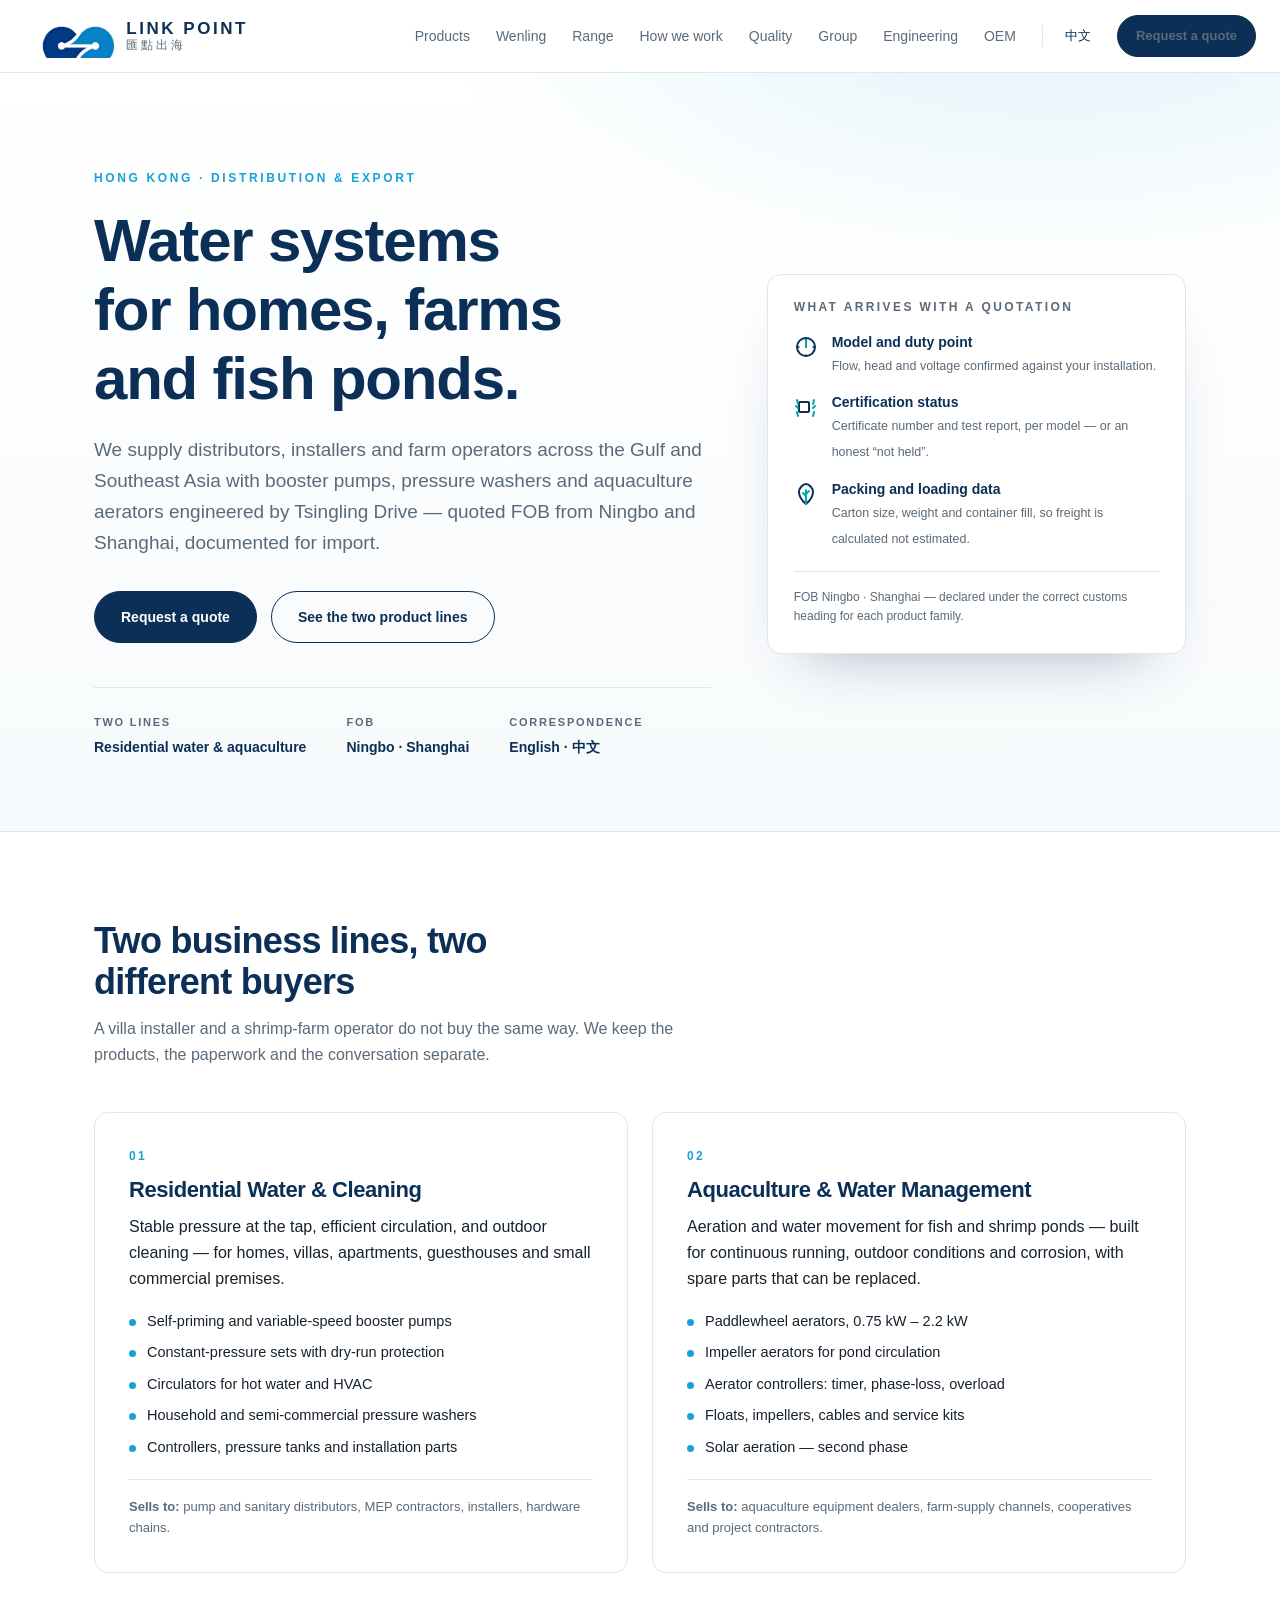
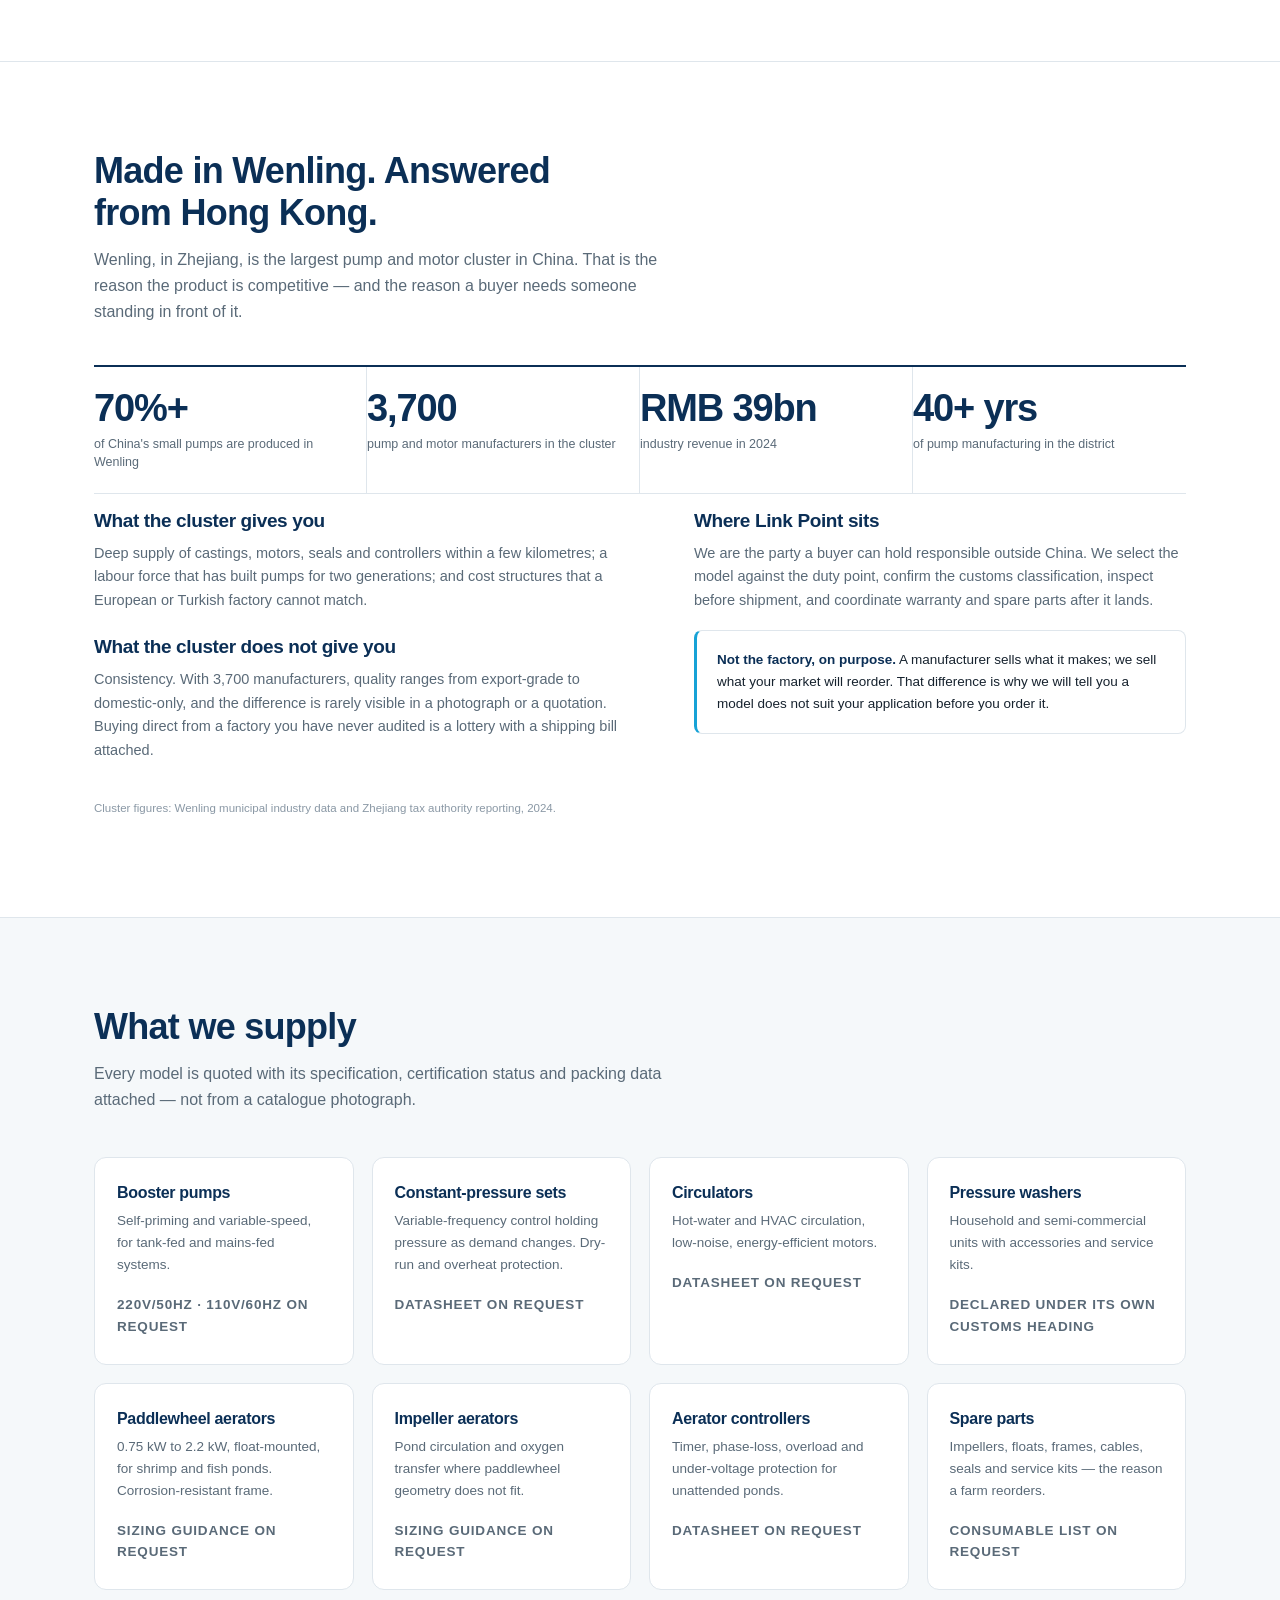
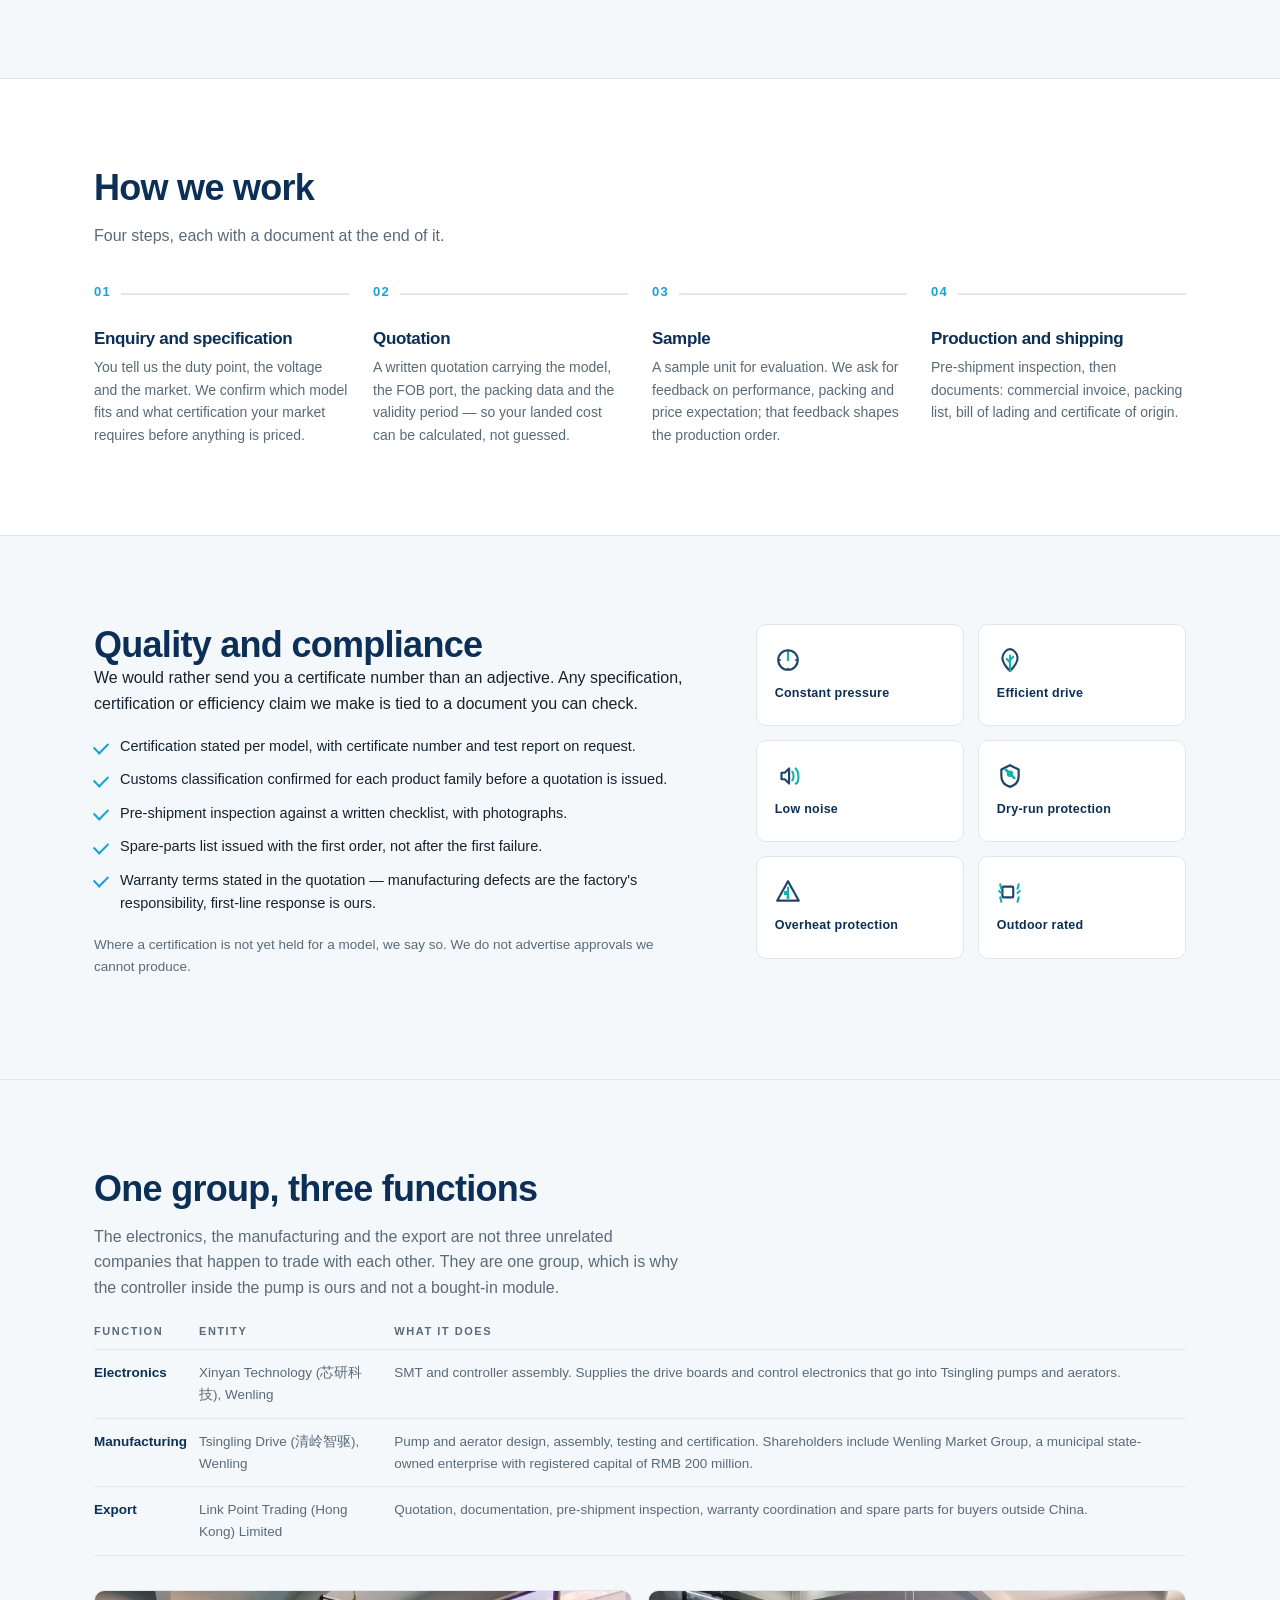
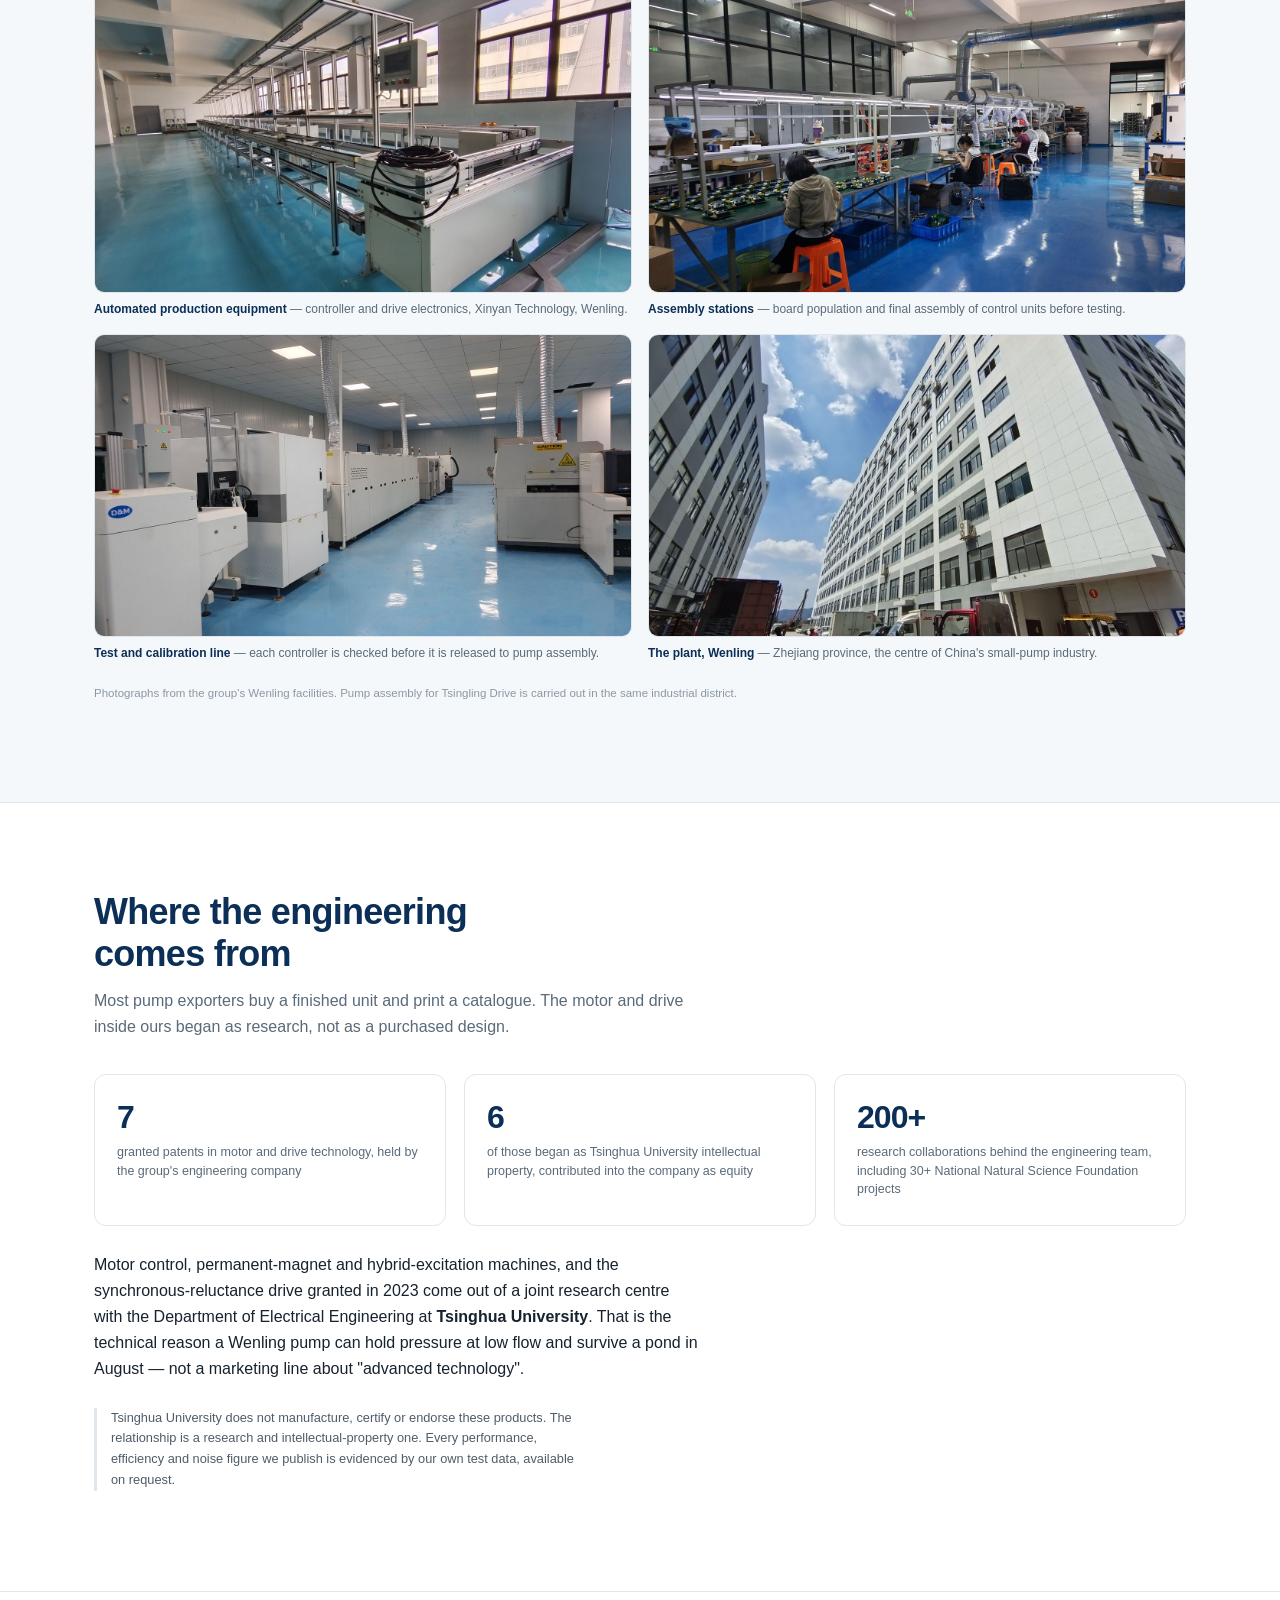
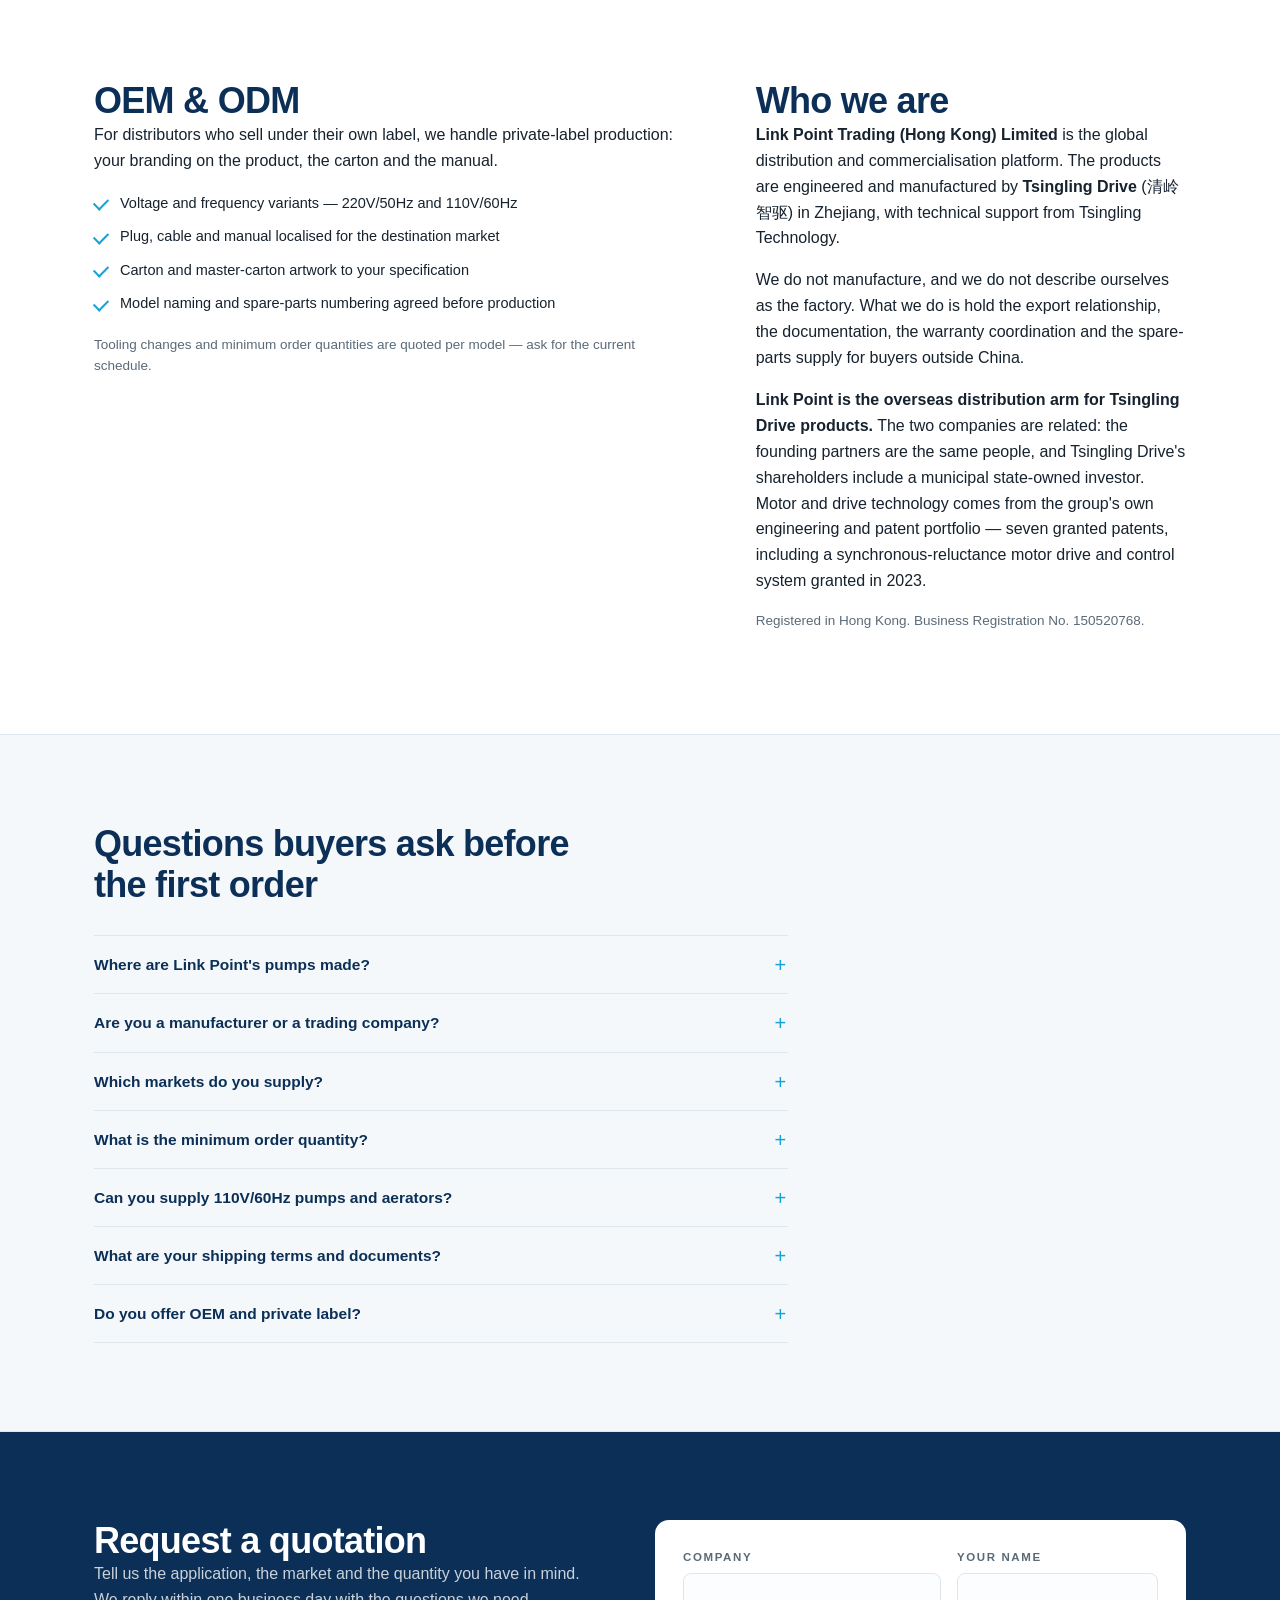
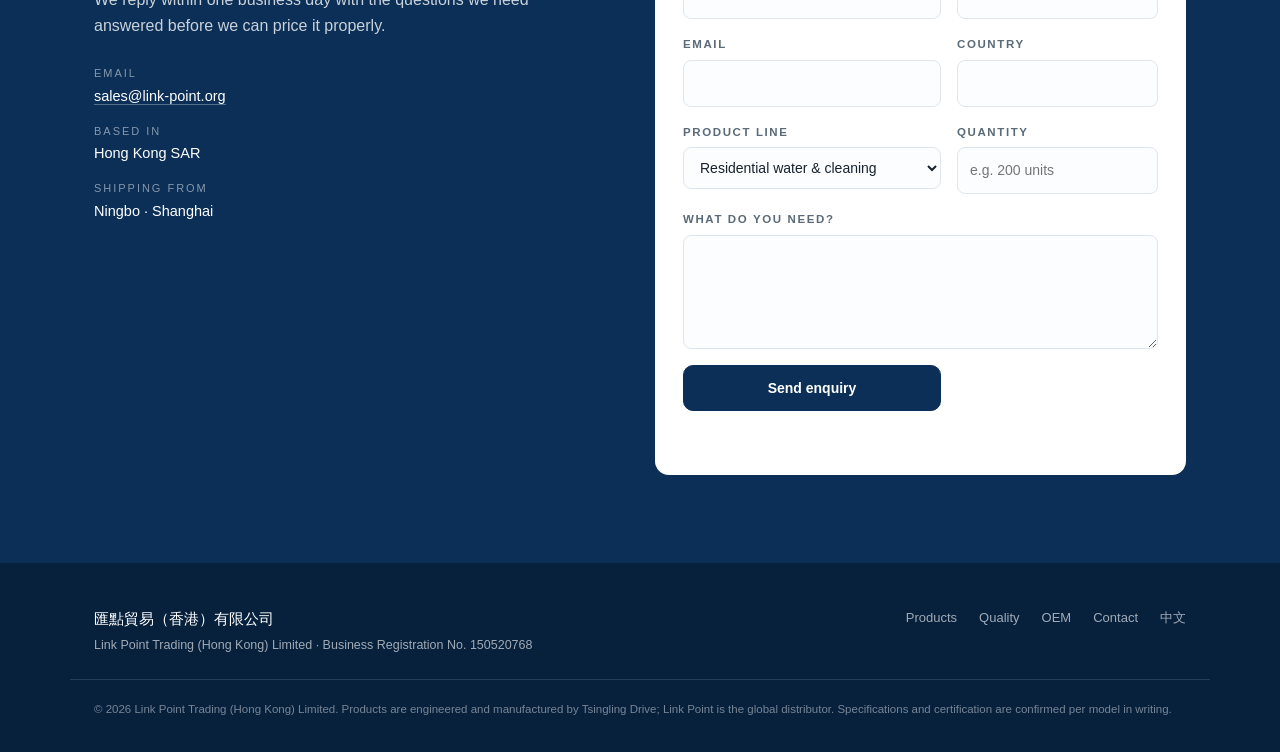
<file: index.html>
<!DOCTYPE html>
<html lang="en">
<head>
<meta charset="utf-8">
<meta name="viewport" content="width=device-width, initial-scale=1">
<title>Link Point | Pumps &amp; Aerators — Hong Kong Exporter</title>
<meta name="description" content="Link Point Trading (Hong Kong) exports Wenling-made booster pumps, pressure washers and aquaculture aerators to distributors in the Gulf and Southeast Asia. FOB Ningbo and Shanghai, full export documentation.">
<link rel="canonical" href="https://link-point.org/">
<link rel="alternate" hreflang="en" href="https://link-point.org/">
<link rel="alternate" hreflang="zh-Hans" href="https://link-point.org/zh.html">
<link rel="alternate" hreflang="x-default" href="https://link-point.org/">
<meta name="robots" content="index, follow, max-image-preview:large">
<meta property="og:type" content="website">
<meta property="og:site_name" content="Link Point">
<meta property="og:title" content="Link Point | Pumps &amp; Aerators — Hong Kong Exporter">
<meta property="og:description" content="Wenling-made booster pumps, pressure washers and aquaculture aerators, exported from Hong Kong with full documentation. FOB Ningbo and Shanghai.">
<meta property="og:url" content="https://link-point.org/">
<meta property="og:image" content="https://link-point.org/assets/plant/building.jpg">
<meta property="og:locale" content="en">
<meta property="og:locale:alternate" content="zh_CN">
<meta name="twitter:card" content="summary_large_image">
<meta name="keywords" content="Link Point, Link Point Trading Hong Kong, pump exporter Hong Kong, Wenling pumps, submersible pump supplier, booster pump distributor, aquaculture aerator supplier, paddlewheel aerator, pressure washer exporter">
<link rel="icon" href="assets/favicon.png">
<link rel="stylesheet" href="assets/style.css">
<script type="application/ld+json">
{
  "@context": "https://schema.org",
  "@type": "Organization",
  "name": "Link Point Trading (Hong Kong) Limited",
  "alternateName": ["Link Point", "匯點貿易（香港）有限公司", "汇点出海"],
  "url": "https://link-point.org/",
  "logo": "https://link-point.org/assets/mark.png",
  "email": "sales@link-point.org",
  "description": "Hong Kong exporter and distributor of Wenling-made booster pumps, pressure washers and aquaculture aerators for buyers in the Gulf and Southeast Asia.",
  "foundingDate": "2026-06-29",
  "identifier": "Business Registration 150520768",
  "address": {"@type": "PostalAddress", "addressCountry": "HK", "addressLocality": "Hong Kong"},
  "areaServed": ["AE", "SA", "ID", "VN", "TH", "PH", "IN", "EC", "BR"],
  "knowsAbout": ["booster pumps", "constant pressure pumps", "circulator pumps", "pressure washers", "paddlewheel aerators", "impeller aerators", "aquaculture aeration"],
  "brand": {"@type": "Brand", "name": "Tsingling Drive"},
  "parentOrganization": {"@type": "Organization", "name": "Tsingling Drive (清岭智驱)"}
}
</script>
<script type="application/ld+json">
{
  "@context": "https://schema.org",
  "@type": "WebSite",
  "name": "Link Point",
  "url": "https://link-point.org/",
  "inLanguage": ["en", "zh-Hans"],
  "publisher": {"@type": "Organization", "name": "Link Point Trading (Hong Kong) Limited"}
}
</script>
<script type="application/ld+json">
{
  "@context": "https://schema.org",
  "@type": "FAQPage",
  "inLanguage": "en",
  "url": "https://link-point.org/",
  "mainEntity": [
    {
      "@type": "Question",
      "name": "Where are Link Point's pumps made?",
      "acceptedAnswer": {
        "@type": "Answer",
        "text": "In Wenling, Zhejiang — the largest pump and motor cluster in China, which produces over 70% of the country's small pumps. Our manufacturer is Tsingling Drive (清岭智驱), whose drive electronics come from the group's own SMT plant in the same district."
      }
    },
    {
      "@type": "Question",
      "name": "Are you a manufacturer or a trading company?",
      "acceptedAnswer": {
        "@type": "Answer",
        "text": "We are the exporter and distributor, based in Hong Kong. We do not manufacture. That matters: a factory sells what it makes, we sell what your market will reorder — and we will tell you when a model does not suit your application."
      }
    },
    {
      "@type": "Question",
      "name": "Which markets do you supply?",
      "acceptedAnswer": {
        "@type": "Answer",
        "text": "First phase: the United Arab Emirates, Saudi Arabia, Indonesia and Vietnam, with Thailand, the Philippines and India next. The European Union, United States and Australia follow once the certification for each model family is in place."
      }
    },
    {
      "@type": "Question",
      "name": "What is the minimum order quantity?",
      "acceptedAnswer": {
        "@type": "Answer",
        "text": "It depends on the model — pumps and aerators carry different minimums, and mixed-model orders are possible subject to the factory schedule. The MOQ is stated on every quotation rather than in a general policy, because it changes with the size and voltage of the unit."
      }
    },
    {
      "@type": "Question",
      "name": "Can you supply 110V/60Hz pumps and aerators?",
      "acceptedAnswer": {
        "@type": "Answer",
        "text": "Yes, on request. 60Hz variants are needed for the Philippines and parts of the Americas; the tooling exists, and the voltage and frequency are confirmed per model before the order is placed."
      }
    },
    {
      "@type": "Question",
      "name": "What are your shipping terms and documents?",
      "acceptedAnswer": {
        "@type": "Answer",
        "text": "FOB Ningbo or Shanghai by default, CIF on request. Every shipment is documented with a commercial invoice, packing list, bill of lading and certificate of origin, and the goods are declared under the correct customs heading for the product family."
      }
    },
    {
      "@type": "Question",
      "name": "Do you offer OEM and private label?",
      "acceptedAnswer": {
        "@type": "Answer",
        "text": "Yes — your branding on the product, the carton and the manual, with plug, cable and manual localised for the destination market. Tooling changes and minimum quantities are quoted per model."
      }
    }
  ]
}
</script>
</head>
<body>

<header class="site-head">
  <a class="brand" href="#top">
    <img src="assets/mark.png" alt="" class="brand-mark">
    <span class="brand-text"><strong>LINK POINT</strong><em>匯點出海</em></span>
  </a>
  <nav class="nav" id="nav">
    <a href="#pillars">Products</a>
    <a href="#wenling">Wenling</a>
    <a href="#range">Range</a>
    <a href="#process">How we work</a>
    <a href="#quality">Quality</a>
    <a href="#group">Group</a>
    <a href="#engineering">Engineering</a>
    <a href="#oem">OEM</a>
    <a href="zh.html" class="lang">中文</a>
    <a href="#contact" class="btn btn-sm">Request a quote</a>
  </nav>
  <button class="burger" id="burger" aria-label="Menu" aria-expanded="false"><span></span><span></span><span></span></button>
</header>

<main id="top">

  <section class="hero">
    <div class="wrap">
      <div class="hero-copy">
      <p class="eyebrow">Hong Kong · Distribution &amp; export</p>
      <h1>Water systems for homes, farms and fish ponds.</h1>
      <p class="lede">We supply distributors, installers and farm operators across the Gulf and
        Southeast Asia with booster pumps, pressure washers and aquaculture aerators engineered by
        Tsingling Drive — quoted FOB from Ningbo and Shanghai, documented for import.</p>
      <div class="cta-row">
        <a href="#contact" class="btn">Request a quote</a>
        <a href="#pillars" class="btn btn-ghost">See the two product lines</a>
      </div>
      <ul class="hero-facts">
        <li><span>Two lines</span>Residential water &amp; aquaculture</li>
        <li><span>FOB</span>Ningbo · Shanghai</li>
        <li><span>Correspondence</span>English · 中文</li>
      </ul>
      </div>

      <aside class="hero-panel">
        <h2>What arrives with a quotation</h2>
        <ul>
          <li><img src="assets/icons/B1_ConstantPressure.svg" alt="">
            <div><strong>Model and duty point</strong>
            <span>Flow, head and voltage confirmed against your installation.</span></div></li>
          <li><img src="assets/icons/A5_IPRating.svg" alt="">
            <div><strong>Certification status</strong>
            <span>Certificate number and test report, per model — or an honest “not held”.</span></div></li>
          <li><img src="assets/icons/B3_EnergyEfficient.svg" alt="">
            <div><strong>Packing and loading data</strong>
            <span>Carton size, weight and container fill, so freight is calculated not estimated.</span></div></li>
        </ul>
        <p class="panel-foot">FOB Ningbo · Shanghai — declared under the correct customs heading for
          each product family.</p>
      </aside>
    </div>
  </section>

  <section id="pillars" class="section">
    <div class="wrap">
      <h2 class="section-title">Two business lines, two different buyers</h2>
      <p class="section-sub">A villa installer and a shrimp-farm operator do not buy the same way.
        We keep the products, the paperwork and the conversation separate.</p>

      <div class="pillars">
        <article class="pillar">
          <p class="pillar-no">01</p>
          <h3>Residential Water &amp; Cleaning</h3>
          <p>Stable pressure at the tap, efficient circulation, and outdoor cleaning — for homes,
            villas, apartments, guesthouses and small commercial premises.</p>
          <ul>
            <li>Self-priming and variable-speed booster pumps</li>
            <li>Constant-pressure sets with dry-run protection</li>
            <li>Circulators for hot water and HVAC</li>
            <li>Household and semi-commercial pressure washers</li>
            <li>Controllers, pressure tanks and installation parts</li>
          </ul>
          <p class="pillar-buyers"><strong>Sells to:</strong> pump and sanitary distributors, MEP
            contractors, installers, hardware chains.</p>
        </article>

        <article class="pillar">
          <p class="pillar-no">02</p>
          <h3>Aquaculture &amp; Water Management</h3>
          <p>Aeration and water movement for fish and shrimp ponds — built for continuous running,
            outdoor conditions and corrosion, with spare parts that can be replaced.</p>
          <ul>
            <li>Paddlewheel aerators, 0.75 kW – 2.2 kW</li>
            <li>Impeller aerators for pond circulation</li>
            <li>Aerator controllers: timer, phase-loss, overload</li>
            <li>Floats, impellers, cables and service kits</li>
            <li>Solar aeration — second phase</li>
          </ul>
          <p class="pillar-buyers"><strong>Sells to:</strong> aquaculture equipment dealers, farm-supply
            channels, cooperatives and project contractors.</p>
        </article>
      </div>
    </div>
  </section>

  <section id="wenling" class="section">
    <div class="wrap">
      <h2 class="section-title">Made in Wenling. Answered from Hong Kong.</h2>
      <p class="section-sub">Wenling, in Zhejiang, is the largest pump and motor cluster in China.
        That is the reason the product is competitive — and the reason a buyer needs someone standing
        in front of it.</p>

      <div class="stats">
        <div><b>70%+</b><span>of China's small pumps are produced in Wenling</span></div>
        <div><b>3,700</b><span>pump and motor manufacturers in the cluster</span></div>
        <div><b>RMB 39bn</b><span>industry revenue in 2024</span></div>
        <div><b>40+ yrs</b><span>of pump manufacturing in the district</span></div>
      </div>

      <div class="origin">
        <div>
          <h3>What the cluster gives you</h3>
          <p>Deep supply of castings, motors, seals and controllers within a few kilometres; a labour
            force that has built pumps for two generations; and cost structures that a European or
            Turkish factory cannot match.</p>
          <h3 style="margin-top:24px">What the cluster does not give you</h3>
          <p>Consistency. With 3,700 manufacturers, quality ranges from export-grade to
            domestic-only, and the difference is rarely visible in a photograph or a quotation.
            Buying direct from a factory you have never audited is a lottery with a shipping bill
            attached.</p>
        </div>
        <div>
          <h3>Where Link Point sits</h3>
          <p>We are the party a buyer can hold responsible outside China. We select the model against
            the duty point, confirm the customs classification, inspect before shipment, and coordinate
            warranty and spare parts after it lands.</p>
          <div class="pill-note"><strong>Not the factory, on purpose.</strong> A manufacturer sells what
            it makes; we sell what your market will reorder. That difference is why we will tell you a
            model does not suit your application before you order it.</div>
        </div>
      </div>
      <p class="source-note">Cluster figures: Wenling municipal industry data and Zhejiang tax
        authority reporting, 2024.</p>
    </div>
  </section>

  <section id="range" class="section section-alt">
    <div class="wrap">
      <h2 class="section-title">What we supply</h2>
      <p class="section-sub">Every model is quoted with its specification, certification status and
        packing data attached — not from a catalogue photograph.</p>

      <div class="range-grid">
        <article class="range-card">
          <h3>Booster pumps</h3>
          <p>Self-priming and variable-speed, for tank-fed and mains-fed systems.</p>
          <p class="range-meta">220V/50Hz · 110V/60Hz on request</p>
        </article>
        <article class="range-card">
          <h3>Constant-pressure sets</h3>
          <p>Variable-frequency control holding pressure as demand changes. Dry-run and overheat protection.</p>
          <p class="range-meta">Datasheet on request</p>
        </article>
        <article class="range-card">
          <h3>Circulators</h3>
          <p>Hot-water and HVAC circulation, low-noise, energy-efficient motors.</p>
          <p class="range-meta">Datasheet on request</p>
        </article>
        <article class="range-card">
          <h3>Pressure washers</h3>
          <p>Household and semi-commercial units with accessories and service kits.</p>
          <p class="range-meta">Declared under its own customs heading</p>
        </article>
        <article class="range-card">
          <h3>Paddlewheel aerators</h3>
          <p>0.75 kW to 2.2 kW, float-mounted, for shrimp and fish ponds. Corrosion-resistant frame.</p>
          <p class="range-meta">Sizing guidance on request</p>
        </article>
        <article class="range-card">
          <h3>Impeller aerators</h3>
          <p>Pond circulation and oxygen transfer where paddlewheel geometry does not fit.</p>
          <p class="range-meta">Sizing guidance on request</p>
        </article>
        <article class="range-card">
          <h3>Aerator controllers</h3>
          <p>Timer, phase-loss, overload and under-voltage protection for unattended ponds.</p>
          <p class="range-meta">Datasheet on request</p>
        </article>
        <article class="range-card">
          <h3>Spare parts</h3>
          <p>Impellers, floats, frames, cables, seals and service kits — the reason a farm reorders.</p>
          <p class="range-meta">Consumable list on request</p>
        </article>
      </div>
    </div>
  </section>

  <section id="process" class="section">
    <div class="wrap">
      <h2 class="section-title">How we work</h2>
      <p class="section-sub">Four steps, each with a document at the end of it.</p>
      <ol class="steps">
        <li>
          <h3>Enquiry and specification</h3>
          <p>You tell us the duty point, the voltage and the market. We confirm which model fits and
            what certification your market requires before anything is priced.</p>
        </li>
        <li>
          <h3>Quotation</h3>
          <p>A written quotation carrying the model, the FOB port, the packing data and the validity
            period — so your landed cost can be calculated, not guessed.</p>
        </li>
        <li>
          <h3>Sample</h3>
          <p>A sample unit for evaluation. We ask for feedback on performance, packing and price
            expectation; that feedback shapes the production order.</p>
        </li>
        <li>
          <h3>Production and shipping</h3>
          <p>Pre-shipment inspection, then documents: commercial invoice, packing list, bill of lading
            and certificate of origin.</p>
        </li>
      </ol>
    </div>
  </section>

  <section id="quality" class="section section-alt">
    <div class="wrap two-col">
      <div>
        <h2 class="section-title">Quality and compliance</h2>
        <p>We would rather send you a certificate number than an adjective. Any specification,
          certification or efficiency claim we make is tied to a document you can check.</p>
        <ul class="ticks">
          <li>Certification stated per model, with certificate number and test report on request.</li>
          <li>Customs classification confirmed for each product family before a quotation is issued.</li>
          <li>Pre-shipment inspection against a written checklist, with photographs.</li>
          <li>Spare-parts list issued with the first order, not after the first failure.</li>
          <li>Warranty terms stated in the quotation — manufacturing defects are the factory's
            responsibility, first-line response is ours.</li>
        </ul>
        <p class="note">Where a certification is not yet held for a model, we say so. We do not
          advertise approvals we cannot produce.</p>
      </div>
      <div class="icon-panel">
        <div class="icon-item"><img src="assets/icons/B1_ConstantPressure.svg" alt=""><span>Constant pressure</span></div>
        <div class="icon-item"><img src="assets/icons/B3_EnergyEfficient.svg" alt=""><span>Efficient drive</span></div>
        <div class="icon-item"><img src="assets/icons/B2_LowNoise.svg" alt=""><span>Low noise</span></div>
        <div class="icon-item"><img src="assets/icons/A1_DryRunProtection.svg" alt=""><span>Dry-run protection</span></div>
        <div class="icon-item"><img src="assets/icons/A2_OverheatProtection.svg" alt=""><span>Overheat protection</span></div>
        <div class="icon-item"><img src="assets/icons/A5_IPRating.svg" alt=""><span>Outdoor rated</span></div>
      </div>
    </div>
  </section>

  <section id="group" class="section section-alt">
    <div class="wrap">
      <h2 class="section-title">One group, three functions</h2>
      <p class="section-sub">The electronics, the manufacturing and the export are not three
        unrelated companies that happen to trade with each other. They are one group, which is why
        the controller inside the pump is ours and not a bought-in module.</p>

      <table class="group-table">
        <thead><tr><th>Function</th><th>Entity</th><th>What it does</th></tr></thead>
        <tbody>
          <tr>
            <td>Electronics</td>
            <td>Xinyan Technology (芯研科技), Wenling</td>
            <td>SMT and controller assembly. Supplies the drive boards and control electronics that go
              into Tsingling pumps and aerators.</td>
          </tr>
          <tr>
            <td>Manufacturing</td>
            <td>Tsingling Drive (清岭智驱), Wenling</td>
            <td>Pump and aerator design, assembly, testing and certification. Shareholders include
              Wenling Market Group, a municipal state-owned enterprise with registered capital of
              RMB 200 million.</td>
          </tr>
          <tr>
            <td>Export</td>
            <td>Link Point Trading (Hong Kong) Limited</td>
            <td>Quotation, documentation, pre-shipment inspection, warranty coordination and spare
              parts for buyers outside China.</td>
          </tr>
        </tbody>
      </table>

      <div class="plant-grid">
        <figure>
          <img src="assets/plant/equipment.jpg" alt="Automated production equipment at the group's electronics plant in Wenling" loading="lazy">
          <figcaption><b>Automated production equipment</b> — controller and drive electronics,
            Xinyan Technology, Wenling.</figcaption>
        </figure>
        <figure>
          <img src="assets/plant/assembly.jpg" alt="Assembly stations at the group's electronics plant" loading="lazy">
          <figcaption><b>Assembly stations</b> — board population and final assembly of control
            units before testing.</figcaption>
        </figure>
        <figure>
          <img src="assets/plant/line.jpg" alt="Production line with control stations" loading="lazy">
          <figcaption><b>Test and calibration line</b> — each controller is checked before it is
            released to pump assembly.</figcaption>
        </figure>
        <figure>
          <img src="assets/plant/building.jpg" alt="Group manufacturing facility exterior in Wenling, Zhejiang" loading="lazy">
          <figcaption><b>The plant, Wenling</b> — Zhejiang province, the centre of China's small-pump
            industry.</figcaption>
        </figure>
      </div>
      <p class="source-note">Photographs from the group's Wenling facilities. Pump assembly for
        Tsingling Drive is carried out in the same industrial district.</p>
    </div>
  </section>

  <section id="engineering" class="section">
    <div class="wrap">
      <h2 class="section-title">Where the engineering comes from</h2>
      <p class="section-sub">Most pump exporters buy a finished unit and print a catalogue. The motor
        and drive inside ours began as research, not as a purchased design.</p>

      <div class="eng-grid">
        <div class="eng-card"><b>7</b><span>granted patents in motor and drive technology, held by the
          group's engineering company</span></div>
        <div class="eng-card"><b>6</b><span>of those began as Tsinghua University intellectual
          property, contributed into the company as equity</span></div>
        <div class="eng-card"><b>200+</b><span>research collaborations behind the engineering team,
          including 30+ National Natural Science Foundation projects</span></div>
      </div>

      <p>Motor control, permanent-magnet and hybrid-excitation machines, and the synchronous-reluctance
        drive granted in 2023 come out of a joint research centre with the Department of Electrical
        Engineering at <strong>Tsinghua University</strong>. That is the technical reason a Wenling
        pump can hold pressure at low flow and survive a pond in August — not a marketing line about
        "advanced technology".</p>

      <p class="disclaim">Tsinghua University does not manufacture, certify or endorse these products.
        The relationship is a research and intellectual-property one. Every performance, efficiency and
        noise figure we publish is evidenced by our own test data, available on request.</p>
    </div>
  </section>

  <section id="oem" class="section">
    <div class="wrap two-col">
      <div>
        <h2 class="section-title">OEM &amp; ODM</h2>
        <p>For distributors who sell under their own label, we handle private-label production:
          your branding on the product, the carton and the manual.</p>
        <ul class="ticks">
          <li>Voltage and frequency variants — 220V/50Hz and 110V/60Hz</li>
          <li>Plug, cable and manual localised for the destination market</li>
          <li>Carton and master-carton artwork to your specification</li>
          <li>Model naming and spare-parts numbering agreed before production</li>
        </ul>
        <p class="note">Tooling changes and minimum order quantities are quoted per model — ask for
          the current schedule.</p>
      </div>
      <div>
        <h2 class="section-title">Who we are</h2>
        <p><strong>Link Point Trading (Hong Kong) Limited</strong> is the global distribution and
          commercialisation platform. The products are engineered and manufactured by
          <strong>Tsingling Drive</strong> (清岭智驱) in Zhejiang, with technical support from
          Tsingling Technology.</p>
        <p>We do not manufacture, and we do not describe ourselves as the factory. What we do is
          hold the export relationship, the documentation, the warranty coordination and the spare-parts
          supply for buyers outside China.</p>
        <p><strong>Link Point is the overseas distribution arm for Tsingling Drive products.</strong>
          The two companies are related: the founding partners are the same people, and Tsingling
          Drive's shareholders include a municipal state-owned investor. Motor and drive technology
          comes from the group's own engineering and patent portfolio — seven granted patents,
          including a synchronous-reluctance motor drive and control system granted in 2023.</p>
        <p class="note">Registered in Hong Kong. Business Registration No. 150520768.</p>
      </div>
    </div>
  </section>

  <section id="faq" class="section section-alt">
    <div class="wrap">
      <h2 class="section-title">Questions buyers ask before the first order</h2>
      <div class="faq">
        <details><summary>Where are Link Point's pumps made?</summary><p>In Wenling, Zhejiang — the largest pump and motor cluster in China, which produces over 70% of the country's small pumps. Our manufacturer is Tsingling Drive (清岭智驱), whose drive electronics come from the group's own SMT plant in the same district.</p></details>
        <details><summary>Are you a manufacturer or a trading company?</summary><p>We are the exporter and distributor, based in Hong Kong. We do not manufacture. That matters: a factory sells what it makes, we sell what your market will reorder — and we will tell you when a model does not suit your application.</p></details>
        <details><summary>Which markets do you supply?</summary><p>First phase: the United Arab Emirates, Saudi Arabia, Indonesia and Vietnam, with Thailand, the Philippines and India next. The European Union, United States and Australia follow once the certification for each model family is in place.</p></details>
        <details><summary>What is the minimum order quantity?</summary><p>It depends on the model — pumps and aerators carry different minimums, and mixed-model orders are possible subject to the factory schedule. The MOQ is stated on every quotation rather than in a general policy, because it changes with the size and voltage of the unit.</p></details>
        <details><summary>Can you supply 110V/60Hz pumps and aerators?</summary><p>Yes, on request. 60Hz variants are needed for the Philippines and parts of the Americas; the tooling exists, and the voltage and frequency are confirmed per model before the order is placed.</p></details>
        <details><summary>What are your shipping terms and documents?</summary><p>FOB Ningbo or Shanghai by default, CIF on request. Every shipment is documented with a commercial invoice, packing list, bill of lading and certificate of origin, and the goods are declared under the correct customs heading for the product family.</p></details>
        <details><summary>Do you offer OEM and private label?</summary><p>Yes — your branding on the product, the carton and the manual, with plug, cable and manual localised for the destination market. Tooling changes and minimum quantities are quoted per model.</p></details>
      </div>
    </div>
  </section>

  <section id="contact" class="section section-dark">
    <div class="wrap two-col">
      <div>
        <h2 class="section-title">Request a quotation</h2>
        <p>Tell us the application, the market and the quantity you have in mind. We reply within one
          business day with the questions we need answered before we can price it properly.</p>
        <ul class="contact-list">
          <li><span>Email</span><a href="mailto:sales@link-point.org">sales@link-point.org</a></li>
          <li><span>Based in</span>Hong Kong SAR</li>
          <li><span>Shipping from</span>Ningbo · Shanghai</li>
        </ul>
      </div>

      <form class="rfq" id="rfq" novalidate>
        <div class="field"><label for="f-company">Company</label><input id="f-company" name="company" required></div>
        <div class="field"><label for="f-name">Your name</label><input id="f-name" name="name" required></div>
        <div class="field"><label for="f-email">Email</label><input id="f-email" name="email" type="email" required></div>
        <div class="field"><label for="f-country">Country</label><input id="f-country" name="country" required></div>
        <div class="field">
          <label for="f-line">Product line</label>
          <select id="f-line" name="line">
            <option>Residential water &amp; cleaning</option>
            <option>Aquaculture &amp; water management</option>
            <option>Both</option>
            <option>OEM / private label</option>
          </select>
        </div>
        <div class="field"><label for="f-qty">Quantity</label><input id="f-qty" name="qty" placeholder="e.g. 200 units"></div>
        <div class="field field-wide"><label for="f-msg">What do you need?</label><textarea id="f-msg" name="message" rows="4" required></textarea></div>
        <button class="btn btn-wide" type="submit">Send enquiry</button>
        <p class="form-note" id="form-note">Opens your email client with the enquiry filled in.</p>
      </form>
    </div>
  </section>

</main>

<footer class="site-foot">
  <div class="wrap foot-inner">
    <div>
      <p class="foot-name">匯點貿易（香港）有限公司</p>
      <p class="foot-legal">Link Point Trading (Hong Kong) Limited · Business Registration No. 150520768</p>
    </div>
    <div class="foot-links">
      <a href="#pillars">Products</a>
      <a href="#quality">Quality</a>
      <a href="#oem">OEM</a>
      <a href="#contact">Contact</a>
      <a href="zh.html">中文</a>
    </div>
  </div>
  <div class="wrap">
    <p class="foot-fine">© <span id="year"></span> Link Point Trading (Hong Kong) Limited. Products are
      engineered and manufactured by Tsingling Drive; Link Point is the global distributor.
      Specifications and certification are confirmed per model in writing.</p>
  </div>
</footer>

<script src="assets/main.js"></script>
</body>
</html>
</file>
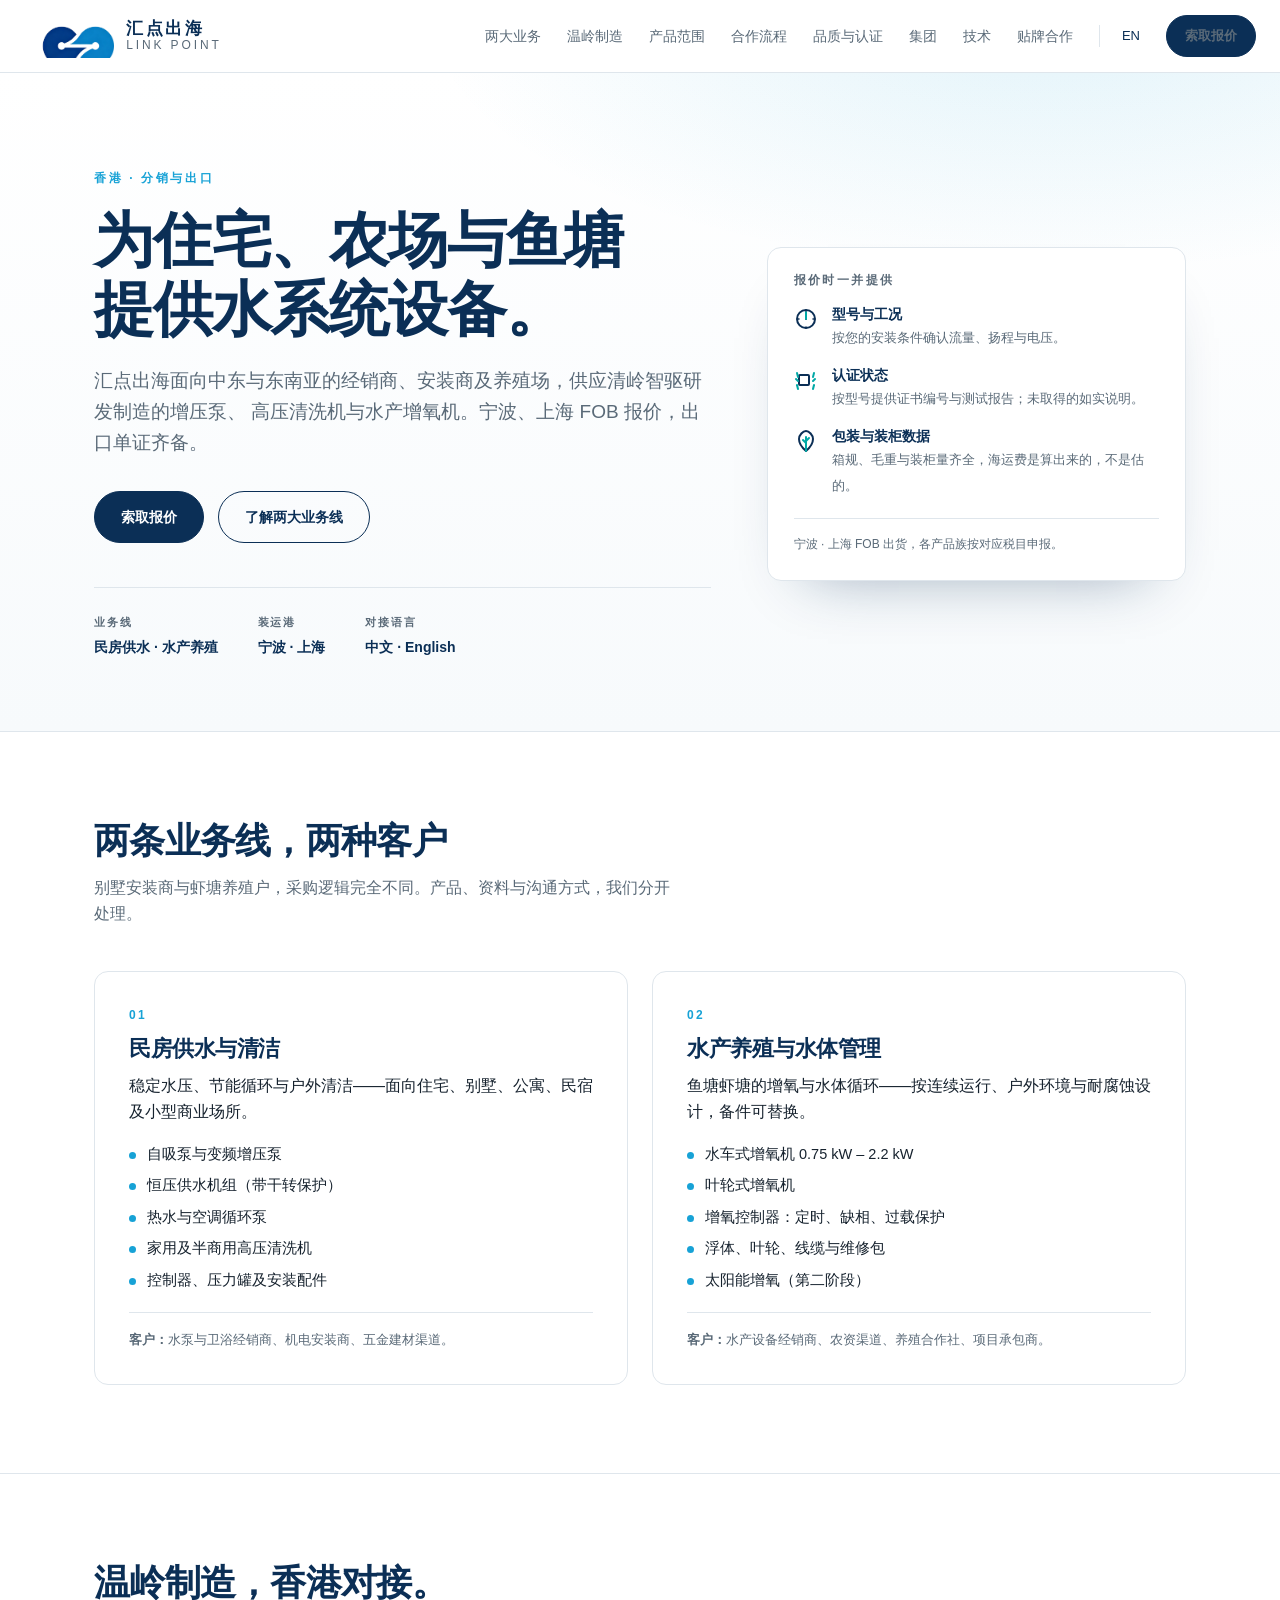
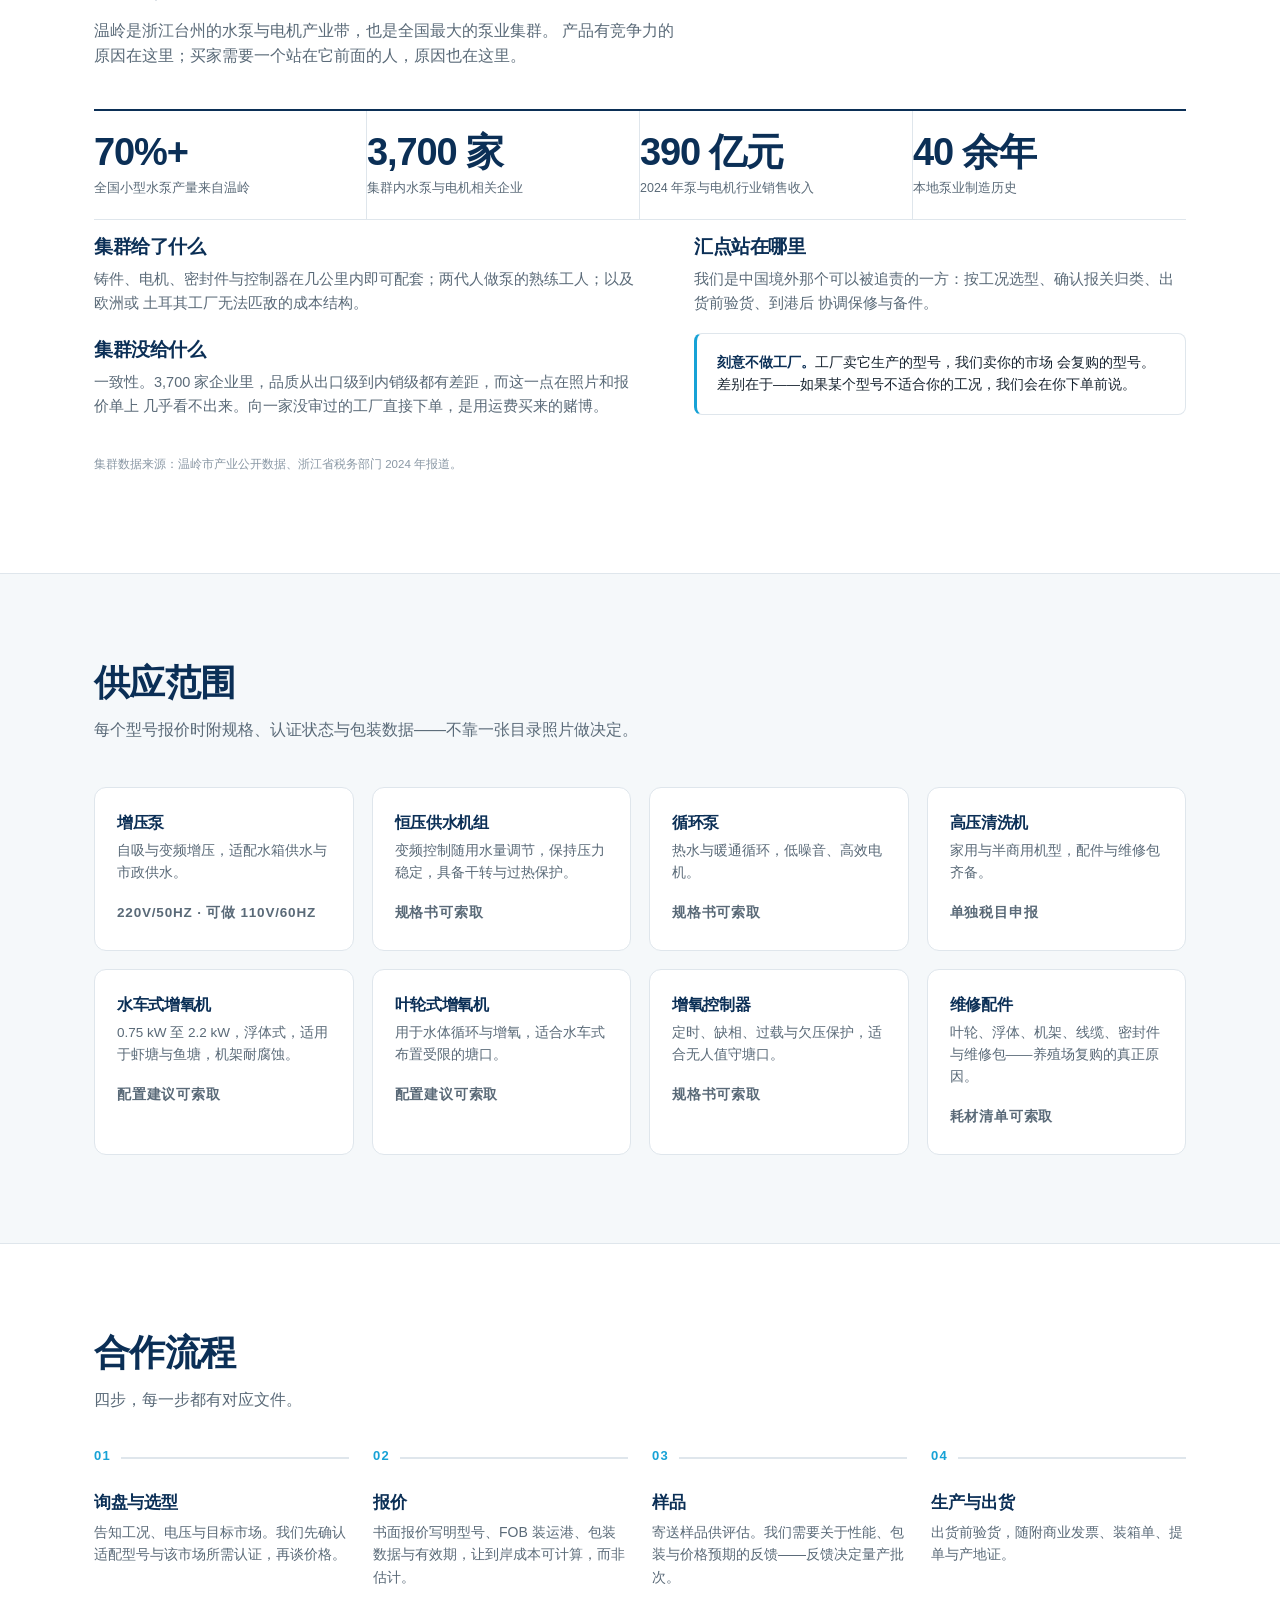
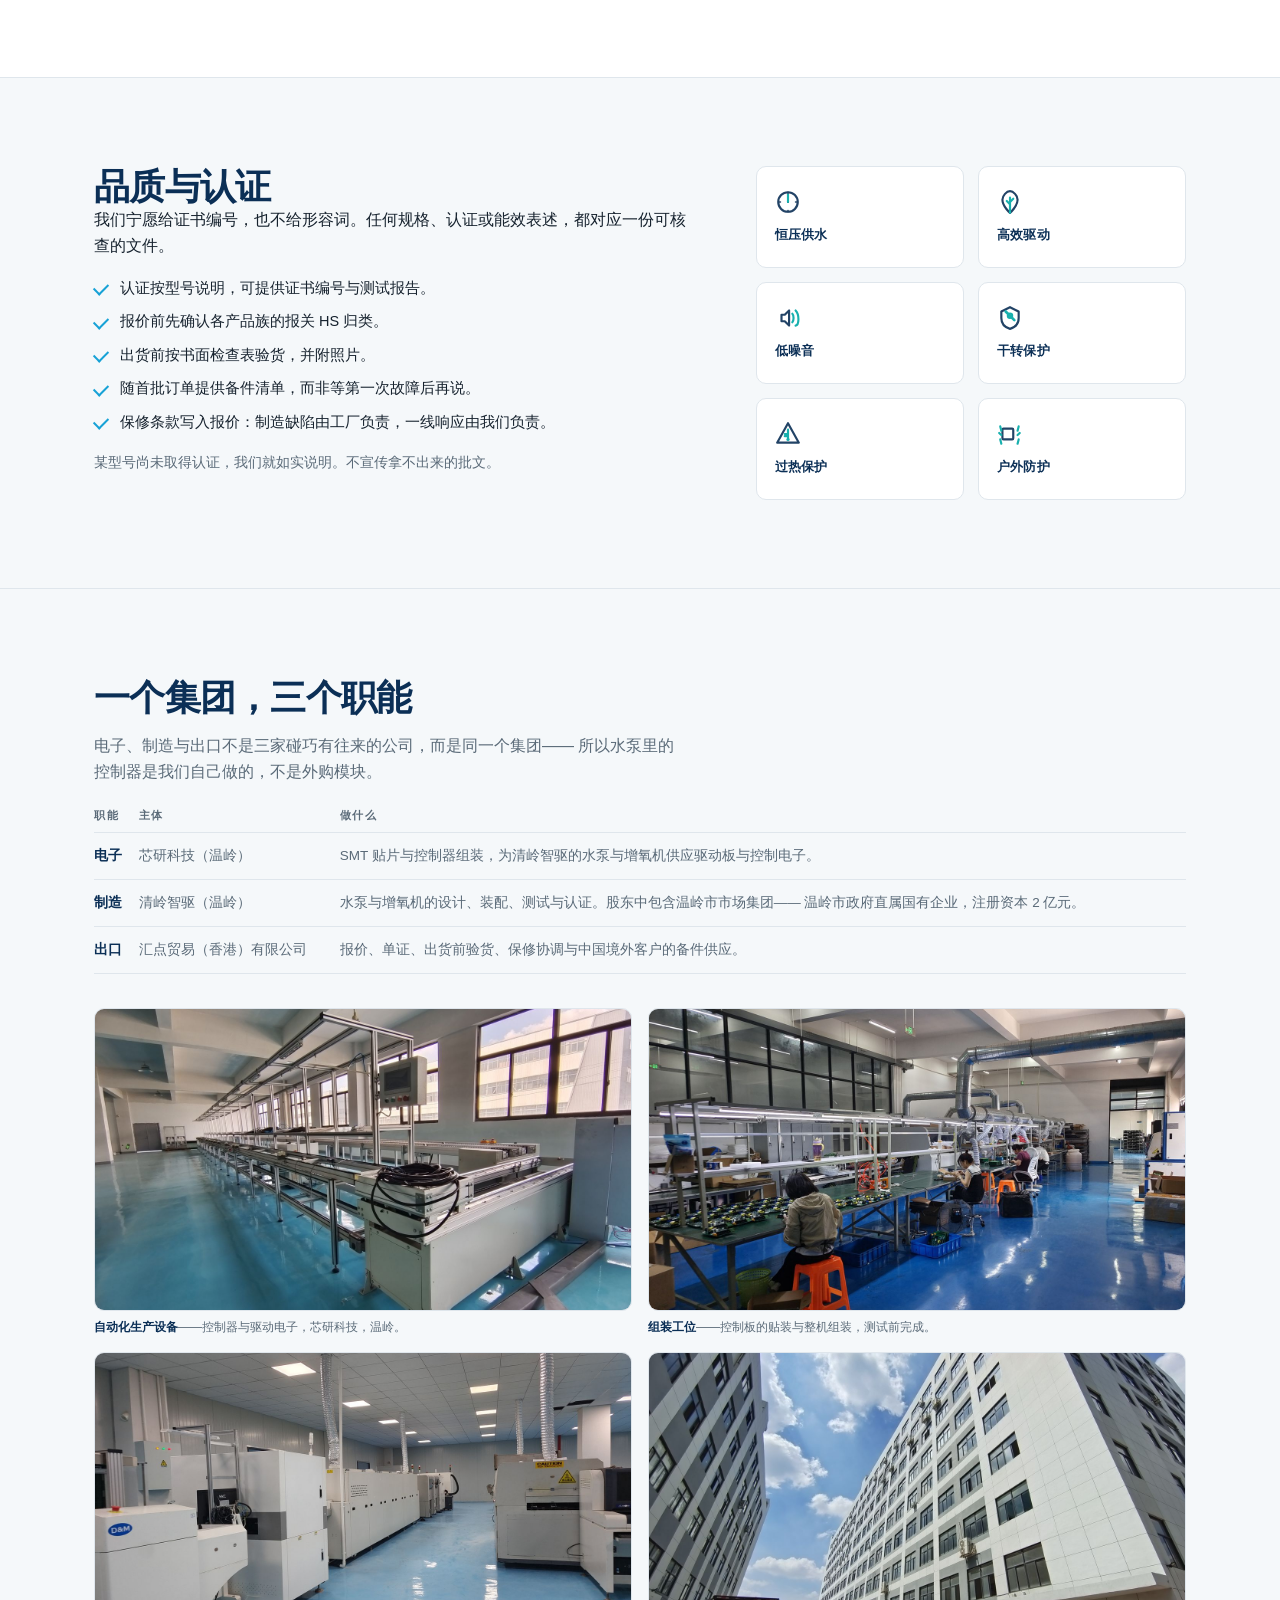
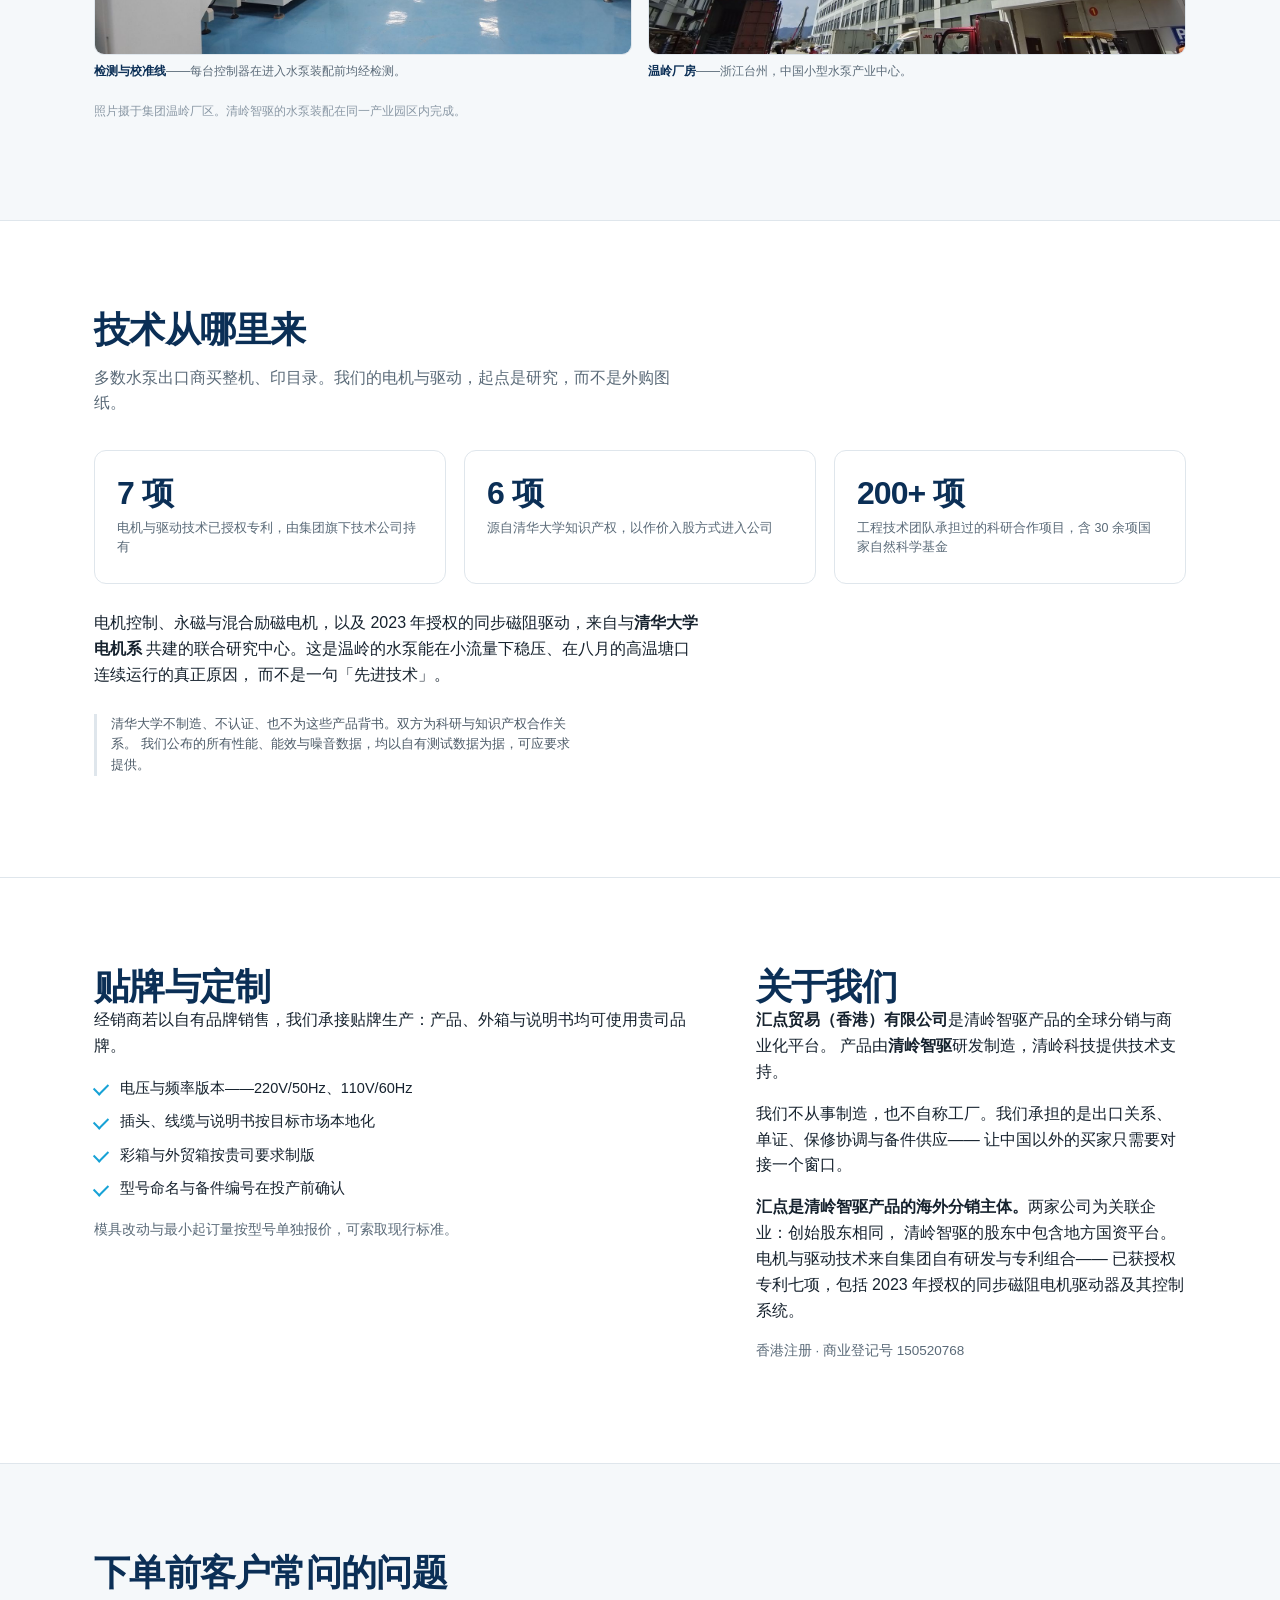
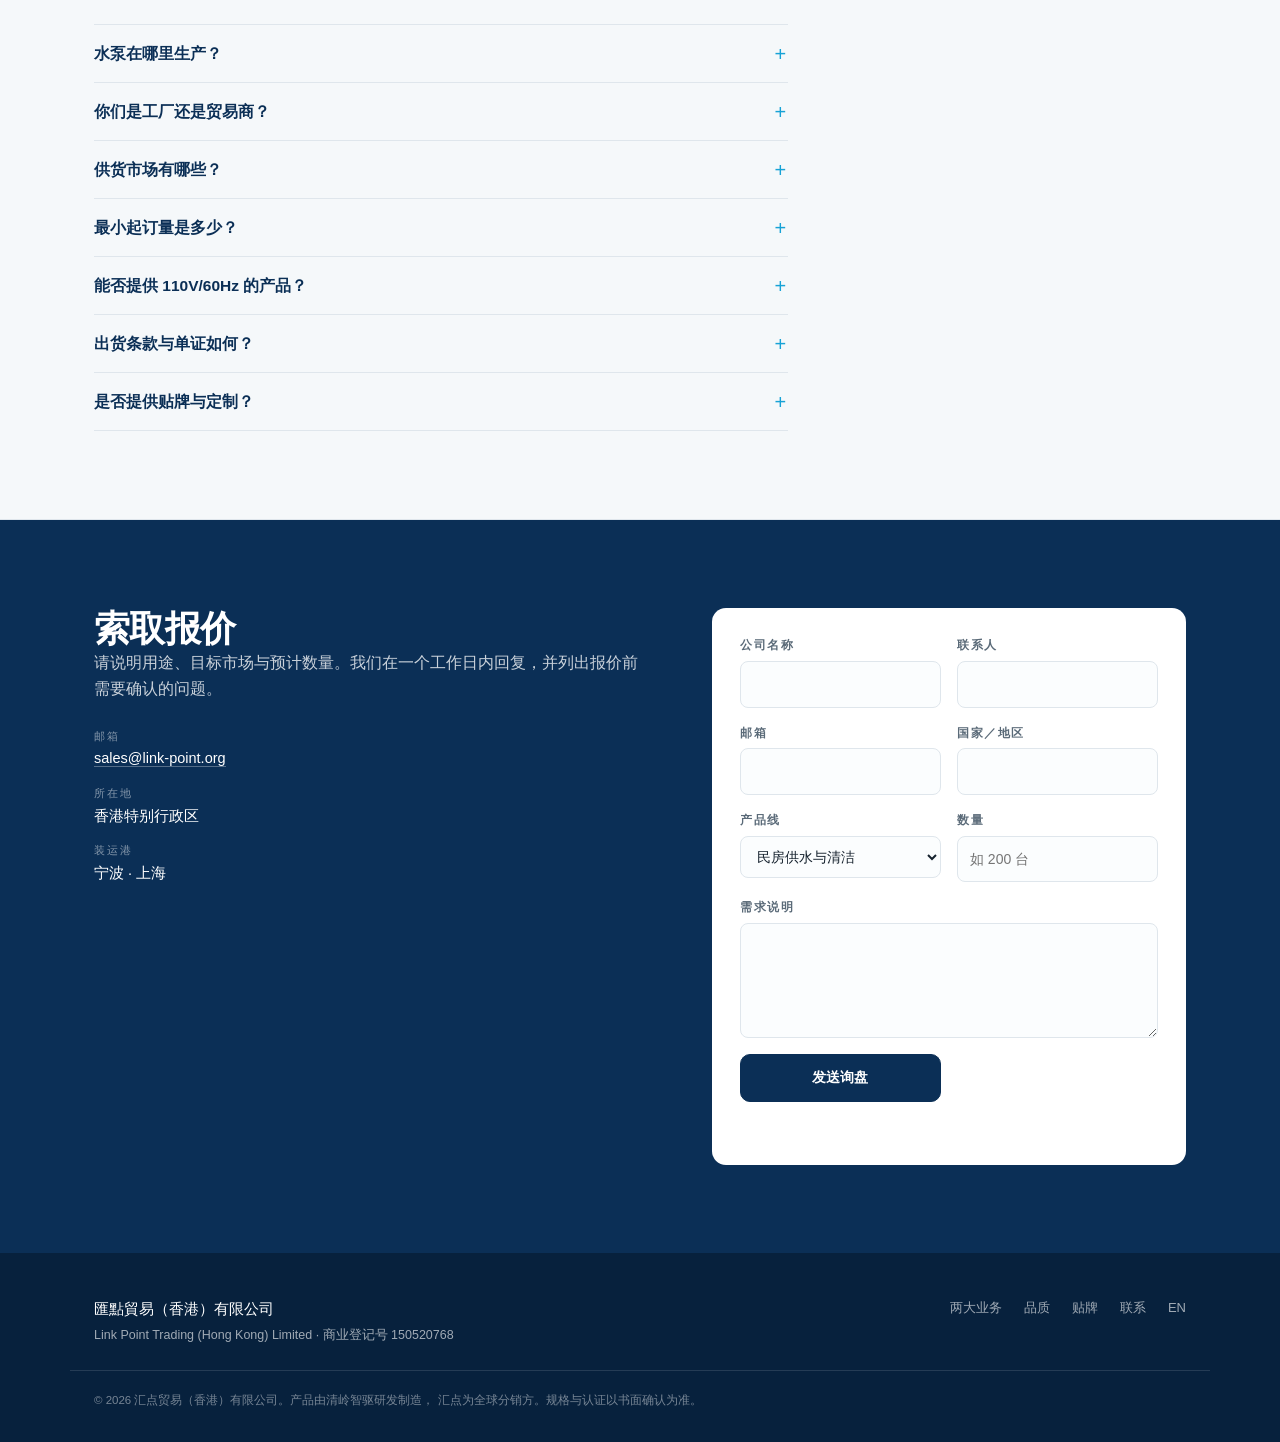
<file: zh.html>
<!DOCTYPE html>
<html lang="zh-CN">
<head>
<meta charset="utf-8">
<meta name="viewport" content="width=device-width, initial-scale=1">
<title>汇点出海 | 水泵与增氧机出口 — 香港分销商</title>
<meta name="description" content="汇点贸易（香港）有限公司：温岭制造的增压泵、高压清洗机与水产增氧机，面向中东与东南亚经销商供货。宁波、上海 FOB 出运，出口单证齐备。">
<link rel="canonical" href="https://link-point.org/zh.html">
<link rel="alternate" hreflang="en" href="https://link-point.org/">
<link rel="alternate" hreflang="zh-Hans" href="https://link-point.org/zh.html">
<link rel="alternate" hreflang="x-default" href="https://link-point.org/">
<meta name="robots" content="index, follow, max-image-preview:large">
<meta property="og:type" content="website">
<meta property="og:site_name" content="汇点出海 Link Point">
<meta property="og:title" content="汇点出海 | 水泵与增氧机出口 — 香港分销商">
<meta property="og:description" content="温岭制造的增压泵、高压清洗机与水产增氧机，经香港出口，单证齐备。宁波、上海 FOB。">
<meta property="og:url" content="https://link-point.org/zh.html">
<meta property="og:image" content="https://link-point.org/assets/plant/building.jpg">
<meta property="og:locale" content="zh_CN">
<meta property="og:locale:alternate" content="en">
<meta name="twitter:card" content="summary_large_image">
<meta name="keywords" content="汇点出海, Link Point, 水泵出口, 温岭水泵, 增压泵供应商, 水产增氧机, 水车式增氧机, 高压清洗机出口, 香港水泵分销商">
<link rel="icon" href="assets/favicon.png">
<link rel="stylesheet" href="assets/style.css">
<script type="application/ld+json">
{
  "@context": "https://schema.org",
  "@type": "Organization",
  "name": "汇点贸易（香港）有限公司",
  "alternateName": ["汇点出海", "Link Point", "Link Point Trading (Hong Kong) Limited"],
  "url": "https://link-point.org/zh.html",
  "logo": "https://link-point.org/assets/mark.png",
  "email": "sales@link-point.org",
  "description": "香港出口商，分销温岭制造的增压泵、高压清洗机与水产增氧机。",
  "foundingDate": "2026-06-29",
  "identifier": "商业登记 150520768",
  "address": {"@type": "PostalAddress", "addressCountry": "HK", "addressLocality": "香港"},
  "areaServed": ["AE", "SA", "ID", "VN", "TH", "PH", "IN", "EC", "BR"],
  "knowsAbout": ["增压泵", "恒压泵", "循环泵", "高压清洗机", "水车式增氧机", "叶轮式增氧机"],
  "brand": {"@type": "Brand", "name": "清岭智驱 Tsingling Drive"}
}
</script>
<script type="application/ld+json">
{
  "@context": "https://schema.org",
  "@type": "FAQPage",
  "inLanguage": "zh-Hans",
  "url": "https://link-point.org/zh.html",
  "mainEntity": [
    {
      "@type": "Question",
      "name": "水泵在哪里生产？",
      "acceptedAnswer": {
        "@type": "Answer",
        "text": "浙江温岭——中国最大的水泵与电机产业集群，全国七成以上的小型水泵产自这里。制造方为清岭智驱，驱动电子由同园区的自有 SMT 厂生产。"
      }
    },
    {
      "@type": "Question",
      "name": "你们是工厂还是贸易商？",
      "acceptedAnswer": {
        "@type": "Answer",
        "text": "我们是香港的出口商与分销商，不从事制造。这一点很重要：工厂卖它生产的型号，我们卖你的市场会复购的型号——当某个型号不适合你的工况时，我们会直接说。"
      }
    },
    {
      "@type": "Question",
      "name": "供货市场有哪些？",
      "acceptedAnswer": {
        "@type": "Answer",
        "text": "第一阶段：阿联酋、沙特、印尼与越南；其后为泰国、菲律宾与印度。欧洲、北美与澳洲在相应型号族取得认证后跟进。"
      }
    },
    {
      "@type": "Question",
      "name": "最小起订量是多少？",
      "acceptedAnswer": {
        "@type": "Answer",
        "text": "按型号而定——水泵与增氧机的起订量不同，在工厂排产允许下可混装。我们在每份报价单上写明该型号的 MOQ，而不是给一个笼统的数字，因为它随机型功率与电压变化。"
      }
    },
    {
      "@type": "Question",
      "name": "能否提供 110V/60Hz 的产品？",
      "acceptedAnswer": {
        "@type": "Answer",
        "text": "可以，需按单确认。菲律宾及部分美洲市场需要 60Hz 版本，模具已具备；电压与频率在接单前逐型号确认。"
      }
    },
    {
      "@type": "Question",
      "name": "出货条款与单证如何？",
      "acceptedAnswer": {
        "@type": "Answer",
        "text": "默认宁波或上海 FOB，可做 CIF。每批货附商业发票、装箱单、提单与产地证，并按对应产品族的正确税目申报。"
      }
    },
    {
      "@type": "Question",
      "name": "是否提供贴牌与定制？",
      "acceptedAnswer": {
        "@type": "Answer",
        "text": "提供。产品、彩箱与说明书可用贵司品牌，插头、线缆与说明书按目标市场本地化；模具改动与最小批量按型号单独报价。"
      }
    }
  ]
}
</script>
</head>
<body>

<header class="site-head">
  <a class="brand" href="#top">
    <img src="assets/mark.png" alt="" class="brand-mark">
    <span class="brand-text"><strong>汇点出海</strong><em>LINK POINT</em></span>
  </a>
  <nav class="nav" id="nav">
    <a href="#pillars">两大业务</a>
    <a href="#wenling">温岭制造</a>
    <a href="#range">产品范围</a>
    <a href="#process">合作流程</a>
    <a href="#quality">品质与认证</a>
    <a href="#group">集团</a>
    <a href="#engineering">技术</a>
    <a href="#oem">贴牌合作</a>
    <a href="index.html" class="lang">EN</a>
    <a href="#contact" class="btn btn-sm">索取报价</a>
  </nav>
  <button class="burger" id="burger" aria-label="菜单" aria-expanded="false"><span></span><span></span><span></span></button>
</header>

<main id="top">

  <section class="hero">
    <div class="wrap">
      <div class="hero-copy">
      <p class="eyebrow">香港 · 分销与出口</p>
      <h1>为住宅、农场与鱼塘提供水系统设备。</h1>
      <p class="lede">汇点出海面向中东与东南亚的经销商、安装商及养殖场，供应清岭智驱研发制造的增压泵、
        高压清洗机与水产增氧机。宁波、上海 FOB 报价，出口单证齐备。</p>
      <div class="cta-row">
        <a href="#contact" class="btn">索取报价</a>
        <a href="#pillars" class="btn btn-ghost">了解两大业务线</a>
      </div>
      <ul class="hero-facts">
        <li><span>业务线</span>民房供水 · 水产养殖</li>
        <li><span>装运港</span>宁波 · 上海</li>
        <li><span>对接语言</span>中文 · English</li>
      </ul>
      </div>

      <aside class="hero-panel">
        <h2>报价时一并提供</h2>
        <ul>
          <li><img src="assets/icons/B1_ConstantPressure.svg" alt="">
            <div><strong>型号与工况</strong>
            <span>按您的安装条件确认流量、扬程与电压。</span></div></li>
          <li><img src="assets/icons/A5_IPRating.svg" alt="">
            <div><strong>认证状态</strong>
            <span>按型号提供证书编号与测试报告；未取得的如实说明。</span></div></li>
          <li><img src="assets/icons/B3_EnergyEfficient.svg" alt="">
            <div><strong>包装与装柜数据</strong>
            <span>箱规、毛重与装柜量齐全，海运费是算出来的，不是估的。</span></div></li>
        </ul>
        <p class="panel-foot">宁波 · 上海 FOB 出货，各产品族按对应税目申报。</p>
      </aside>
    </div>
  </section>

  <section id="pillars" class="section">
    <div class="wrap">
      <h2 class="section-title">两条业务线，两种客户</h2>
      <p class="section-sub">别墅安装商与虾塘养殖户，采购逻辑完全不同。产品、资料与沟通方式，我们分开处理。</p>

      <div class="pillars">
        <article class="pillar">
          <p class="pillar-no">01</p>
          <h3>民房供水与清洁</h3>
          <p>稳定水压、节能循环与户外清洁——面向住宅、别墅、公寓、民宿及小型商业场所。</p>
          <ul>
            <li>自吸泵与变频增压泵</li>
            <li>恒压供水机组（带干转保护）</li>
            <li>热水与空调循环泵</li>
            <li>家用及半商用高压清洗机</li>
            <li>控制器、压力罐及安装配件</li>
          </ul>
          <p class="pillar-buyers"><strong>客户：</strong>水泵与卫浴经销商、机电安装商、五金建材渠道。</p>
        </article>

        <article class="pillar">
          <p class="pillar-no">02</p>
          <h3>水产养殖与水体管理</h3>
          <p>鱼塘虾塘的增氧与水体循环——按连续运行、户外环境与耐腐蚀设计，备件可替换。</p>
          <ul>
            <li>水车式增氧机 0.75 kW – 2.2 kW</li>
            <li>叶轮式增氧机</li>
            <li>增氧控制器：定时、缺相、过载保护</li>
            <li>浮体、叶轮、线缆与维修包</li>
            <li>太阳能增氧（第二阶段）</li>
          </ul>
          <p class="pillar-buyers"><strong>客户：</strong>水产设备经销商、农资渠道、养殖合作社、项目承包商。</p>
        </article>
      </div>
    </div>
  </section>

  <section id="wenling" class="section">
    <div class="wrap">
      <h2 class="section-title">温岭制造，香港对接。</h2>
      <p class="section-sub">温岭是浙江台州的水泵与电机产业带，也是全国最大的泵业集群。
        产品有竞争力的原因在这里；买家需要一个站在它前面的人，原因也在这里。</p>

      <div class="stats">
        <div><b>70%+</b><span>全国小型水泵产量来自温岭</span></div>
        <div><b>3,700 家</b><span>集群内水泵与电机相关企业</span></div>
        <div><b>390 亿元</b><span>2024 年泵与电机行业销售收入</span></div>
        <div><b>40 余年</b><span>本地泵业制造历史</span></div>
      </div>

      <div class="origin">
        <div>
          <h3>集群给了什么</h3>
          <p>铸件、电机、密封件与控制器在几公里内即可配套；两代人做泵的熟练工人；以及欧洲或
            土耳其工厂无法匹敌的成本结构。</p>
          <h3 style="margin-top:24px">集群没给什么</h3>
          <p>一致性。3,700 家企业里，品质从出口级到内销级都有差距，而这一点在照片和报价单上
            几乎看不出来。向一家没审过的工厂直接下单，是用运费买来的赌博。</p>
        </div>
        <div>
          <h3>汇点站在哪里</h3>
          <p>我们是中国境外那个可以被追责的一方：按工况选型、确认报关归类、出货前验货、到港后
            协调保修与备件。</p>
          <div class="pill-note"><strong>刻意不做工厂。</strong>工厂卖它生产的型号，我们卖你的市场
            会复购的型号。差别在于——如果某个型号不适合你的工况，我们会在你下单前说。</div>
        </div>
      </div>
      <p class="source-note">集群数据来源：温岭市产业公开数据、浙江省税务部门 2024 年报道。</p>
    </div>
  </section>

  <section id="range" class="section section-alt">
    <div class="wrap">
      <h2 class="section-title">供应范围</h2>
      <p class="section-sub">每个型号报价时附规格、认证状态与包装数据——不靠一张目录照片做决定。</p>

      <div class="range-grid">
        <article class="range-card">
          <h3>增压泵</h3>
          <p>自吸与变频增压，适配水箱供水与市政供水。</p>
          <p class="range-meta">220V/50Hz · 可做 110V/60Hz</p>
        </article>
        <article class="range-card">
          <h3>恒压供水机组</h3>
          <p>变频控制随用水量调节，保持压力稳定，具备干转与过热保护。</p>
          <p class="range-meta">规格书可索取</p>
        </article>
        <article class="range-card">
          <h3>循环泵</h3>
          <p>热水与暖通循环，低噪音、高效电机。</p>
          <p class="range-meta">规格书可索取</p>
        </article>
        <article class="range-card">
          <h3>高压清洗机</h3>
          <p>家用与半商用机型，配件与维修包齐备。</p>
          <p class="range-meta">单独税目申报</p>
        </article>
        <article class="range-card">
          <h3>水车式增氧机</h3>
          <p>0.75 kW 至 2.2 kW，浮体式，适用于虾塘与鱼塘，机架耐腐蚀。</p>
          <p class="range-meta">配置建议可索取</p>
        </article>
        <article class="range-card">
          <h3>叶轮式增氧机</h3>
          <p>用于水体循环与增氧，适合水车式布置受限的塘口。</p>
          <p class="range-meta">配置建议可索取</p>
        </article>
        <article class="range-card">
          <h3>增氧控制器</h3>
          <p>定时、缺相、过载与欠压保护，适合无人值守塘口。</p>
          <p class="range-meta">规格书可索取</p>
        </article>
        <article class="range-card">
          <h3>维修配件</h3>
          <p>叶轮、浮体、机架、线缆、密封件与维修包——养殖场复购的真正原因。</p>
          <p class="range-meta">耗材清单可索取</p>
        </article>
      </div>
    </div>
  </section>

  <section id="process" class="section">
    <div class="wrap">
      <h2 class="section-title">合作流程</h2>
      <p class="section-sub">四步，每一步都有对应文件。</p>
      <ol class="steps">
        <li>
          <h3>询盘与选型</h3>
          <p>告知工况、电压与目标市场。我们先确认适配型号与该市场所需认证，再谈价格。</p>
        </li>
        <li>
          <h3>报价</h3>
          <p>书面报价写明型号、FOB 装运港、包装数据与有效期，让到岸成本可计算，而非估计。</p>
        </li>
        <li>
          <h3>样品</h3>
          <p>寄送样品供评估。我们需要关于性能、包装与价格预期的反馈——反馈决定量产批次。</p>
        </li>
        <li>
          <h3>生产与出货</h3>
          <p>出货前验货，随附商业发票、装箱单、提单与产地证。</p>
        </li>
      </ol>
    </div>
  </section>

  <section id="quality" class="section section-alt">
    <div class="wrap two-col">
      <div>
        <h2 class="section-title">品质与认证</h2>
        <p>我们宁愿给证书编号，也不给形容词。任何规格、认证或能效表述，都对应一份可核查的文件。</p>
        <ul class="ticks">
          <li>认证按型号说明，可提供证书编号与测试报告。</li>
          <li>报价前先确认各产品族的报关 HS 归类。</li>
          <li>出货前按书面检查表验货，并附照片。</li>
          <li>随首批订单提供备件清单，而非等第一次故障后再说。</li>
          <li>保修条款写入报价：制造缺陷由工厂负责，一线响应由我们负责。</li>
        </ul>
        <p class="note">某型号尚未取得认证，我们就如实说明。不宣传拿不出来的批文。</p>
      </div>
      <div class="icon-panel">
        <div class="icon-item"><img src="assets/icons/B1_ConstantPressure.svg" alt=""><span>恒压供水</span></div>
        <div class="icon-item"><img src="assets/icons/B3_EnergyEfficient.svg" alt=""><span>高效驱动</span></div>
        <div class="icon-item"><img src="assets/icons/B2_LowNoise.svg" alt=""><span>低噪音</span></div>
        <div class="icon-item"><img src="assets/icons/A1_DryRunProtection.svg" alt=""><span>干转保护</span></div>
        <div class="icon-item"><img src="assets/icons/A2_OverheatProtection.svg" alt=""><span>过热保护</span></div>
        <div class="icon-item"><img src="assets/icons/A5_IPRating.svg" alt=""><span>户外防护</span></div>
      </div>
    </div>
  </section>

  <section id="group" class="section section-alt">
    <div class="wrap">
      <h2 class="section-title">一个集团，三个职能</h2>
      <p class="section-sub">电子、制造与出口不是三家碰巧有往来的公司，而是同一个集团——
        所以水泵里的控制器是我们自己做的，不是外购模块。</p>

      <table class="group-table">
        <thead><tr><th>职能</th><th>主体</th><th>做什么</th></tr></thead>
        <tbody>
          <tr>
            <td>电子</td>
            <td>芯研科技（温岭）</td>
            <td>SMT 贴片与控制器组装，为清岭智驱的水泵与增氧机供应驱动板与控制电子。</td>
          </tr>
          <tr>
            <td>制造</td>
            <td>清岭智驱（温岭）</td>
            <td>水泵与增氧机的设计、装配、测试与认证。股东中包含温岭市市场集团——
              温岭市政府直属国有企业，注册资本 2 亿元。</td>
          </tr>
          <tr>
            <td>出口</td>
            <td>汇点贸易（香港）有限公司</td>
            <td>报价、单证、出货前验货、保修协调与中国境外客户的备件供应。</td>
          </tr>
        </tbody>
      </table>

      <div class="plant-grid">
        <figure>
          <img src="assets/plant/equipment.jpg" alt="温岭电子厂的自动化生产设备" loading="lazy">
          <figcaption><b>自动化生产设备</b>——控制器与驱动电子，芯研科技，温岭。</figcaption>
        </figure>
        <figure>
          <img src="assets/plant/assembly.jpg" alt="电子厂的组装工位" loading="lazy">
          <figcaption><b>组装工位</b>——控制板的贴装与整机组装，测试前完成。</figcaption>
        </figure>
        <figure>
          <img src="assets/plant/line.jpg" alt="带检测工位的生产线" loading="lazy">
          <figcaption><b>检测与校准线</b>——每台控制器在进入水泵装配前均经检测。</figcaption>
        </figure>
        <figure>
          <img src="assets/plant/building.jpg" alt="温岭的集团厂房外景" loading="lazy">
          <figcaption><b>温岭厂房</b>——浙江台州，中国小型水泵产业中心。</figcaption>
        </figure>
      </div>
      <p class="source-note">照片摄于集团温岭厂区。清岭智驱的水泵装配在同一产业园区内完成。</p>
    </div>
  </section>

  <section id="engineering" class="section">
    <div class="wrap">
      <h2 class="section-title">技术从哪里来</h2>
      <p class="section-sub">多数水泵出口商买整机、印目录。我们的电机与驱动，起点是研究，而不是外购图纸。</p>

      <div class="eng-grid">
        <div class="eng-card"><b>7 项</b><span>电机与驱动技术已授权专利，由集团旗下技术公司持有</span></div>
        <div class="eng-card"><b>6 项</b><span>源自清华大学知识产权，以作价入股方式进入公司</span></div>
        <div class="eng-card"><b>200+ 项</b><span>工程技术团队承担过的科研合作项目，含 30 余项国家自然科学基金</span></div>
      </div>

      <p>电机控制、永磁与混合励磁电机，以及 2023 年授权的同步磁阻驱动，来自与<strong>清华大学电机系</strong>
        共建的联合研究中心。这是温岭的水泵能在小流量下稳压、在八月的高温塘口连续运行的真正原因，
        而不是一句「先进技术」。</p>

      <p class="disclaim">清华大学不制造、不认证、也不为这些产品背书。双方为科研与知识产权合作关系。
        我们公布的所有性能、能效与噪音数据，均以自有测试数据为据，可应要求提供。</p>
    </div>
  </section>

  <section id="oem" class="section">
    <div class="wrap two-col">
      <div>
        <h2 class="section-title">贴牌与定制</h2>
        <p>经销商若以自有品牌销售，我们承接贴牌生产：产品、外箱与说明书均可使用贵司品牌。</p>
        <ul class="ticks">
          <li>电压与频率版本——220V/50Hz、110V/60Hz</li>
          <li>插头、线缆与说明书按目标市场本地化</li>
          <li>彩箱与外贸箱按贵司要求制版</li>
          <li>型号命名与备件编号在投产前确认</li>
        </ul>
        <p class="note">模具改动与最小起订量按型号单独报价，可索取现行标准。</p>
      </div>
      <div>
        <h2 class="section-title">关于我们</h2>
        <p><strong>汇点贸易（香港）有限公司</strong>是清岭智驱产品的全球分销与商业化平台。
          产品由<strong>清岭智驱</strong>研发制造，清岭科技提供技术支持。</p>
        <p>我们不从事制造，也不自称工厂。我们承担的是出口关系、单证、保修协调与备件供应——
          让中国以外的买家只需要对接一个窗口。</p>
        <p><strong>汇点是清岭智驱产品的海外分销主体。</strong>两家公司为关联企业：创始股东相同，
          清岭智驱的股东中包含地方国资平台。电机与驱动技术来自集团自有研发与专利组合——
          已获授权专利七项，包括 2023 年授权的同步磁阻电机驱动器及其控制系统。</p>
        <p class="note">香港注册 · 商业登记号 150520768</p>
      </div>
    </div>
  </section>

  <section id="faq" class="section section-alt">
    <div class="wrap">
      <h2 class="section-title">下单前客户常问的问题</h2>
      <div class="faq">
        <details><summary>水泵在哪里生产？</summary><p>浙江温岭——中国最大的水泵与电机产业集群，全国七成以上的小型水泵产自这里。制造方为清岭智驱，驱动电子由同园区的自有 SMT 厂生产。</p></details>
        <details><summary>你们是工厂还是贸易商？</summary><p>我们是香港的出口商与分销商，不从事制造。这一点很重要：工厂卖它生产的型号，我们卖你的市场会复购的型号——当某个型号不适合你的工况时，我们会直接说。</p></details>
        <details><summary>供货市场有哪些？</summary><p>第一阶段：阿联酋、沙特、印尼与越南；其后为泰国、菲律宾与印度。欧洲、北美与澳洲在相应型号族取得认证后跟进。</p></details>
        <details><summary>最小起订量是多少？</summary><p>按型号而定——水泵与增氧机的起订量不同，在工厂排产允许下可混装。我们在每份报价单上写明该型号的 MOQ，而不是给一个笼统的数字，因为它随机型功率与电压变化。</p></details>
        <details><summary>能否提供 110V/60Hz 的产品？</summary><p>可以，需按单确认。菲律宾及部分美洲市场需要 60Hz 版本，模具已具备；电压与频率在接单前逐型号确认。</p></details>
        <details><summary>出货条款与单证如何？</summary><p>默认宁波或上海 FOB，可做 CIF。每批货附商业发票、装箱单、提单与产地证，并按对应产品族的正确税目申报。</p></details>
        <details><summary>是否提供贴牌与定制？</summary><p>提供。产品、彩箱与说明书可用贵司品牌，插头、线缆与说明书按目标市场本地化；模具改动与最小批量按型号单独报价。</p></details>
      </div>
    </div>
  </section>

  <section id="contact" class="section section-dark">
    <div class="wrap two-col">
      <div>
        <h2 class="section-title">索取报价</h2>
        <p>请说明用途、目标市场与预计数量。我们在一个工作日内回复，并列出报价前需要确认的问题。</p>
        <ul class="contact-list">
          <li><span>邮箱</span><a href="mailto:sales@link-point.org">sales@link-point.org</a></li>
          <li><span>所在地</span>香港特别行政区</li>
          <li><span>装运港</span>宁波 · 上海</li>
        </ul>
      </div>

      <form class="rfq" id="rfq" novalidate>
        <div class="field"><label for="f-company">公司名称</label><input id="f-company" name="company" required></div>
        <div class="field"><label for="f-name">联系人</label><input id="f-name" name="name" required></div>
        <div class="field"><label for="f-email">邮箱</label><input id="f-email" name="email" type="email" required></div>
        <div class="field"><label for="f-country">国家／地区</label><input id="f-country" name="country" required></div>
        <div class="field">
          <label for="f-line">产品线</label>
          <select id="f-line" name="line">
            <option>民房供水与清洁</option>
            <option>水产养殖与水体管理</option>
            <option>两者皆需</option>
            <option>贴牌／定制</option>
          </select>
        </div>
        <div class="field"><label for="f-qty">数量</label><input id="f-qty" name="qty" placeholder="如 200 台"></div>
        <div class="field field-wide"><label for="f-msg">需求说明</label><textarea id="f-msg" name="message" rows="4" required></textarea></div>
        <button class="btn btn-wide" type="submit">发送询盘</button>
        <p class="form-note" id="form-note">将打开您的邮件客户端，内容已自动填好。</p>
      </form>
    </div>
  </section>

</main>

<footer class="site-foot">
  <div class="wrap foot-inner">
    <div>
      <p class="foot-name">匯點貿易（香港）有限公司</p>
      <p class="foot-legal">Link Point Trading (Hong Kong) Limited · 商业登记号 150520768</p>
    </div>
    <div class="foot-links">
      <a href="#pillars">两大业务</a>
      <a href="#quality">品质</a>
      <a href="#oem">贴牌</a>
      <a href="#contact">联系</a>
      <a href="index.html">EN</a>
    </div>
  </div>
  <div class="wrap">
    <p class="foot-fine">© <span id="year"></span> 汇点贸易（香港）有限公司。产品由清岭智驱研发制造，
      汇点为全球分销方。规格与认证以书面确认为准。</p>
  </div>
</footer>

<script src="assets/main.js"></script>
</body>
</html>
</file>
<file: assets/style.css>
:root{
  --navy:#0B2F56;
  --navy-deep:#07213D;
  --cyan:#17A2D6;
  --ink:#16222E;
  --muted:#5A6A78;
  --line:#DFE6EC;
  --paper:#FFFFFF;
  --alt:#F5F8FA;
  --radius:14px;
  --max:1140px;
}
*{box-sizing:border-box}
html{scroll-behavior:smooth}
body{
  margin:0;
  font-family:-apple-system,BlinkMacSystemFont,"Segoe UI","Helvetica Neue","PingFang HK",
    "Hiragino Sans GB","Microsoft YaHei",sans-serif;
  color:var(--ink);
  background:var(--paper);
  line-height:1.62;
  -webkit-font-smoothing:antialiased;
}
img{max-width:100%;display:block}
a{color:inherit;text-decoration:none}
h1,h2,h3{line-height:1.15;margin:0;letter-spacing:-.02em}
p{margin:0 0 1em}
ul,ol{margin:0;padding:0;list-style:none}
.wrap{max-width:var(--max);margin:0 auto;padding:0 24px}

/* ---------- header ---------- */
.site-head{
  position:sticky;top:0;z-index:50;
  display:flex;align-items:center;justify-content:space-between;
  gap:24px;padding:14px 24px;
  background:rgba(255,255,255,.92);
  backdrop-filter:saturate(140%) blur(10px);
  border-bottom:1px solid var(--line);
}
.brand{display:flex;align-items:center;gap:12px}
.brand-mark{height:44px;width:auto;image-rendering:-webkit-optimize-contrast}
.brand-text{display:flex;flex-direction:column;line-height:1.15}
.brand-text strong{font-size:17px;letter-spacing:.15em;color:var(--navy)}
.brand-text em{font-style:normal;font-size:12px;color:var(--muted);letter-spacing:.24em}
.nav{display:flex;align-items:center;gap:26px;font-size:14px}
.nav a{color:var(--muted);transition:color .15s}
.nav a:hover{color:var(--navy)}
.nav .lang{font-size:13px;color:var(--navy);border-left:1px solid var(--line);padding-left:22px}
.burger{display:none;background:none;border:0;padding:8px;cursor:pointer}
.burger span{display:block;width:22px;height:2px;background:var(--navy);margin:4px 0;transition:.2s}

/* ---------- buttons ---------- */
.btn{
  display:inline-block;background:var(--navy);color:#fff;
  padding:14px 26px;border-radius:999px;font-size:14px;font-weight:600;
  border:1px solid var(--navy);transition:transform .15s,background .15s;
}
.btn:hover{background:var(--navy-deep);transform:translateY(-1px)}
.btn-sm{padding:9px 18px;font-size:13px}
.btn-ghost{background:transparent;color:var(--navy)}
.btn-ghost:hover{background:rgba(11,47,86,.06)}
.btn-wide{width:100%;border-radius:10px}

/* ---------- hero ---------- */
.hero{
  padding:96px 0 72px;
  background:
    radial-gradient(900px 380px at 82% -10%,rgba(23,162,214,.13),transparent 70%),
    linear-gradient(180deg,#fff 0%,#F7FAFC 100%);
  border-bottom:1px solid var(--line);
}
.eyebrow{
  font-size:12px;letter-spacing:.22em;text-transform:uppercase;
  color:var(--cyan);font-weight:700;margin-bottom:18px;
}
.hero h1{font-size:clamp(34px,5.2vw,60px);max-width:19ch;color:var(--navy);text-wrap:balance}
.lede{font-size:clamp(16px,1.6vw,19px);color:var(--muted);max-width:62ch;margin-top:22px}
.cta-row{display:flex;gap:14px;flex-wrap:wrap;margin:32px 0 44px}
.hero-facts{display:flex;gap:40px;flex-wrap:wrap;border-top:1px solid var(--line);padding-top:26px}
.hero-facts li{font-size:14px;font-weight:600;color:var(--navy)}
.hero-facts span{display:block;font-size:11px;letter-spacing:.16em;text-transform:uppercase;
  color:var(--muted);font-weight:600;margin-bottom:4px}

/* ---------- sections ---------- */
.section{padding:88px 0;border-bottom:1px solid var(--line)}
.section-alt{background:var(--alt)}
.section-title{font-size:clamp(24px,3vw,36px);color:var(--navy);max-width:24ch}
.section-sub{color:var(--muted);max-width:66ch;margin-top:14px;font-size:16px}
.section-dark{background:var(--navy);color:#fff;border-bottom:0}
.section-dark .section-title{color:#fff}
.section-dark p{color:rgba(255,255,255,.78)}
.note{font-size:13.5px;color:var(--muted)}

/* ---------- pillars ---------- */
.pillars{display:grid;grid-template-columns:1fr 1fr;gap:24px;margin-top:44px}
.pillar{
  background:#fff;border:1px solid var(--line);border-radius:var(--radius);
  padding:34px;transition:box-shadow .2s,transform .2s;
}
.pillar:hover{box-shadow:0 18px 40px -24px rgba(11,47,86,.35);transform:translateY(-2px)}
.pillar-no{font-size:12px;letter-spacing:.2em;color:var(--cyan);font-weight:700;margin-bottom:10px}
.pillar h3{font-size:22px;color:var(--navy);margin-bottom:12px}
.pillar ul{margin:18px 0 20px;display:grid;gap:8px}
.pillar li{font-size:14.5px;color:var(--ink);padding-left:18px;position:relative}
.pillar li::before{content:"";position:absolute;left:0;top:.62em;width:7px;height:7px;
  border-radius:50%;background:var(--cyan)}
.pillar-buyers{font-size:13px;color:var(--muted);margin:0;border-top:1px solid var(--line);padding-top:16px}

/* ---------- origin / stats ---------- */
.stats{display:grid;grid-template-columns:repeat(4,1fr);gap:0;margin:40px 0 8px;
  border-top:2px solid var(--navy);border-bottom:1px solid var(--line)}
.stats div{padding:22px 20px 22px 0;border-right:1px solid var(--line)}
.stats div:last-child{border-right:0}
.stats b{display:block;font-size:clamp(26px,3.2vw,38px);color:var(--navy);line-height:1;letter-spacing:-.03em}
.stats span{display:block;font-size:12.5px;color:var(--muted);margin-top:8px;line-height:1.45}
.origin{display:grid;grid-template-columns:1.05fr .95fr;gap:56px;align-items:start;margin-top:16px}
.origin h3{font-size:19px;color:var(--navy);margin:0 0 10px}
.origin p{font-size:14.5px;color:var(--muted)}
.origin .pill-note{background:#fff;border:1px solid var(--line);border-left:3px solid var(--cyan);
  border-radius:8px;padding:18px 20px;font-size:13.5px;color:var(--ink);margin-top:18px}
.origin .pill-note strong{color:var(--navy)}
.source-note{font-size:11.5px;color:#8A98A5;margin-top:22px}

/* ---------- FAQ ---------- */
.faq{max-width:78ch;margin-top:30px}
.faq details{border-bottom:1px solid var(--line);padding:16px 0}
.faq details:first-child{border-top:1px solid var(--line)}
.faq summary{cursor:pointer;font-size:15.5px;font-weight:600;color:var(--navy);
  list-style:none;position:relative;padding-right:30px}
.faq summary::-webkit-details-marker{display:none}
.faq summary::after{content:"+";position:absolute;right:2px;top:-3px;font-size:20px;
  color:var(--cyan);font-weight:400}
.faq details[open] summary::after{content:"\2013"}
.faq p{font-size:14px;color:var(--muted);margin:12px 0 2px;max-width:72ch}

/* ---------- plant gallery ---------- */
.plant-grid{display:grid;grid-template-columns:1fr 1fr;gap:16px;margin-top:34px}
.plant-grid figure{margin:0}
.plant-grid img{width:100%;aspect-ratio:16/9;object-fit:cover;border-radius:10px;
  border:1px solid var(--line);background:#E8EEF3}
.plant-grid figcaption{font-size:12px;color:var(--muted);margin-top:8px;line-height:1.45}
.plant-grid figcaption b{color:var(--navy);font-weight:600}
.group-table{width:100%;border-collapse:collapse;margin-top:22px;font-size:13.5px}
.group-table th{text-align:left;font-size:11px;letter-spacing:.14em;text-transform:uppercase;
  color:var(--muted);font-weight:700;padding:0 12px 8px 0;border-bottom:1px solid var(--line)}
.group-table td{padding:12px 12px 12px 0;border-bottom:1px solid var(--line);vertical-align:top;color:var(--muted)}
.group-table td:first-child{color:var(--navy);font-weight:600;white-space:nowrap}

/* ---------- engineering ---------- */
.eng-grid{display:grid;grid-template-columns:repeat(3,1fr);gap:18px;margin:34px 0 26px}
.eng-card{background:#fff;border:1px solid var(--line);border-radius:12px;padding:26px 22px}
.eng-card b{display:block;font-size:32px;color:var(--navy);line-height:1;letter-spacing:-.03em}
.eng-card span{display:block;font-size:12.5px;color:var(--muted);margin-top:10px;line-height:1.5}
.disclaim{font-size:12.8px;color:#4E5C69;border-left:3px solid var(--line);padding-left:14px;
  margin-top:26px;max-width:68ch}
#engineering p{max-width:68ch}

/* ---------- range ---------- */
.range-grid{display:grid;grid-template-columns:repeat(4,1fr);gap:18px;margin-top:44px}
.range-card{
  background:#fff;border:1px solid var(--line);border-radius:12px;padding:26px 22px;
  display:flex;flex-direction:column;gap:8px;
}
.range-card h3{font-size:16px;color:var(--navy)}
.range-card p{font-size:13.5px;color:var(--muted);margin:0}
.range-meta{font-size:11.5px;letter-spacing:.06em;text-transform:uppercase;color:var(--cyan);
  font-weight:700;margin-top:auto;padding-top:10px}

/* ---------- steps ---------- */
.steps{counter-reset:s;display:grid;grid-template-columns:repeat(4,1fr);gap:24px;margin-top:44px}
.steps li{counter-increment:s;position:relative;padding-top:34px;border-top:2px solid var(--line)}
.steps li::before{
  content:"0" counter(s);position:absolute;top:-14px;left:0;background:#fff;
  padding-right:10px;font-size:13px;font-weight:700;color:var(--cyan);letter-spacing:.1em;
}
.steps h3{font-size:17px;color:var(--navy);margin-bottom:8px}
.steps p{font-size:14px;color:var(--muted);margin:0}

/* ---------- two column ---------- */
.two-col{display:grid;grid-template-columns:1.25fr .9fr;gap:64px;align-items:start}
.ticks{margin:18px 0}
.ticks li{font-size:14.5px;padding-left:26px;position:relative;margin-bottom:10px;color:var(--ink)}
.ticks li::before{content:"";position:absolute;left:0;top:.45em;width:12px;height:7px;
  border-left:2px solid var(--cyan);border-bottom:2px solid var(--cyan);transform:rotate(-45deg)}
.icon-panel{display:grid;grid-template-columns:1fr 1fr;gap:14px}
.icon-item{
  background:#fff;border:1px solid var(--line);border-radius:10px;padding:22px 18px;
  display:flex;flex-direction:column;gap:10px;align-items:flex-start;
}
.icon-item img{width:26px;height:26px;opacity:.9}
.icon-item span{font-size:12.5px;font-weight:600;color:var(--navy);letter-spacing:.02em}
.section-dark .icon-item{background:rgba(255,255,255,.05);border-color:rgba(255,255,255,.12)}

/* ---------- contact ---------- */
.contact-list{margin-top:26px;display:grid;gap:14px}
.contact-list li{font-size:14.5px}
.contact-list span{display:block;font-size:11px;letter-spacing:.18em;text-transform:uppercase;
  color:rgba(255,255,255,.5);margin-bottom:2px}
.contact-list a{color:#fff;border-bottom:1px solid rgba(255,255,255,.3)}
.rfq{display:grid;grid-template-columns:1fr 1fr;gap:16px;background:#fff;padding:28px;border-radius:var(--radius)}
.field{display:flex;flex-direction:column;gap:6px}
.field-wide{grid-column:1/-1}
.rfq label{font-size:11.5px;letter-spacing:.14em;text-transform:uppercase;color:var(--muted);font-weight:700}
.rfq input,.rfq select,.rfq textarea{
  font:inherit;font-size:14px;padding:11px 12px;border:1px solid var(--line);border-radius:8px;
  background:#FBFDFE;color:var(--ink);
}
.rfq input:focus,.rfq select:focus,.rfq textarea:focus{
  outline:2px solid rgba(23,162,214,.35);border-color:var(--cyan);
}
.rfq textarea{resize:vertical}
.form-note{grid-column:1/-1;font-size:12px;color:var(--muted);margin:0}
.form-note.ok{color:#1F6B33;font-weight:600}

/* ---------- footer ---------- */
.site-foot{background:var(--navy-deep);color:rgba(255,255,255,.62);padding:44px 0 32px;font-size:13px}
.foot-inner{display:flex;justify-content:space-between;gap:24px;flex-wrap:wrap;
  border-bottom:1px solid rgba(255,255,255,.12);padding-bottom:24px;margin-bottom:20px}
.foot-name{color:#fff;font-size:15px;margin:0 0 4px}
.foot-legal{margin:0;font-size:12.5px}
.foot-links{display:flex;gap:22px;flex-wrap:wrap}
.foot-links a:hover{color:#fff}
.foot-fine{font-size:11.5px;line-height:1.7;margin:0;color:rgba(255,255,255,.45)}

/* ---------- hero panel ---------- */
.hero .wrap{display:grid;grid-template-columns:minmax(0,1.25fr) minmax(300px,.85fr);
  gap:56px;align-items:center}
.hero-copy{min-width:0}
.hero-panel{
  background:#fff;border:1px solid var(--line);border-radius:var(--radius);
  box-shadow:0 30px 60px -40px rgba(11,47,86,.45);padding:26px;
}
.hero-panel h2{font-size:12px;letter-spacing:.2em;text-transform:uppercase;color:var(--muted);
  font-weight:700;margin-bottom:18px}
.hero-panel ul{display:grid;gap:16px}
.hero-panel li{display:flex;gap:14px;align-items:flex-start}
.hero-panel img{width:24px;height:24px;flex:0 0 24px;margin-top:2px}
.hero-panel strong{display:block;font-size:14px;color:var(--navy);line-height:1.35}
.hero-panel span{font-size:12.5px;color:var(--muted)}
.hero-panel .panel-foot{margin:20px 0 0;padding-top:16px;border-top:1px solid var(--line);
  font-size:12px;color:var(--muted)}

/* ---------- responsive ---------- */
@media (max-width:960px){
  .hero .wrap{grid-template-columns:1fr;gap:36px}
  .stats{grid-template-columns:1fr 1fr}
  .stats div:nth-child(2){border-right:0}
  .stats div:nth-child(1),.stats div:nth-child(2){border-bottom:1px solid var(--line)}
  .origin{grid-template-columns:1fr;gap:32px}
  .hero-panel{order:2}
  .range-grid{grid-template-columns:1fr 1fr}
  .steps{grid-template-columns:1fr 1fr}
  .two-col{grid-template-columns:1fr;gap:40px}
}
@media (max-width:720px){
  .plant-grid{grid-template-columns:1fr}
  .eng-grid{grid-template-columns:1fr}
  .group-table th:nth-child(3),.group-table td:nth-child(3){display:none}
  .nav{
    position:absolute;top:100%;left:0;right:0;background:#fff;border-bottom:1px solid var(--line);
    flex-direction:column;align-items:flex-start;gap:0;padding:8px 24px 20px;
    display:none;
  }
  .nav.open{display:flex}
  .nav a{padding:12px 0;width:100%;font-size:15px;border-bottom:1px solid var(--line)}
  .nav .lang{border-left:0;padding-left:0}
  .nav .btn{margin-top:12px;width:100%;text-align:center}
  .burger{display:block}
  .hero{padding:64px 0 52px}
  .section{padding:64px 0}
  .pillars{grid-template-columns:1fr}
  .range-grid{grid-template-columns:1fr}
  .steps{grid-template-columns:1fr}
  .rfq{grid-template-columns:1fr}
  .hero-facts{gap:24px}
}
</file>
